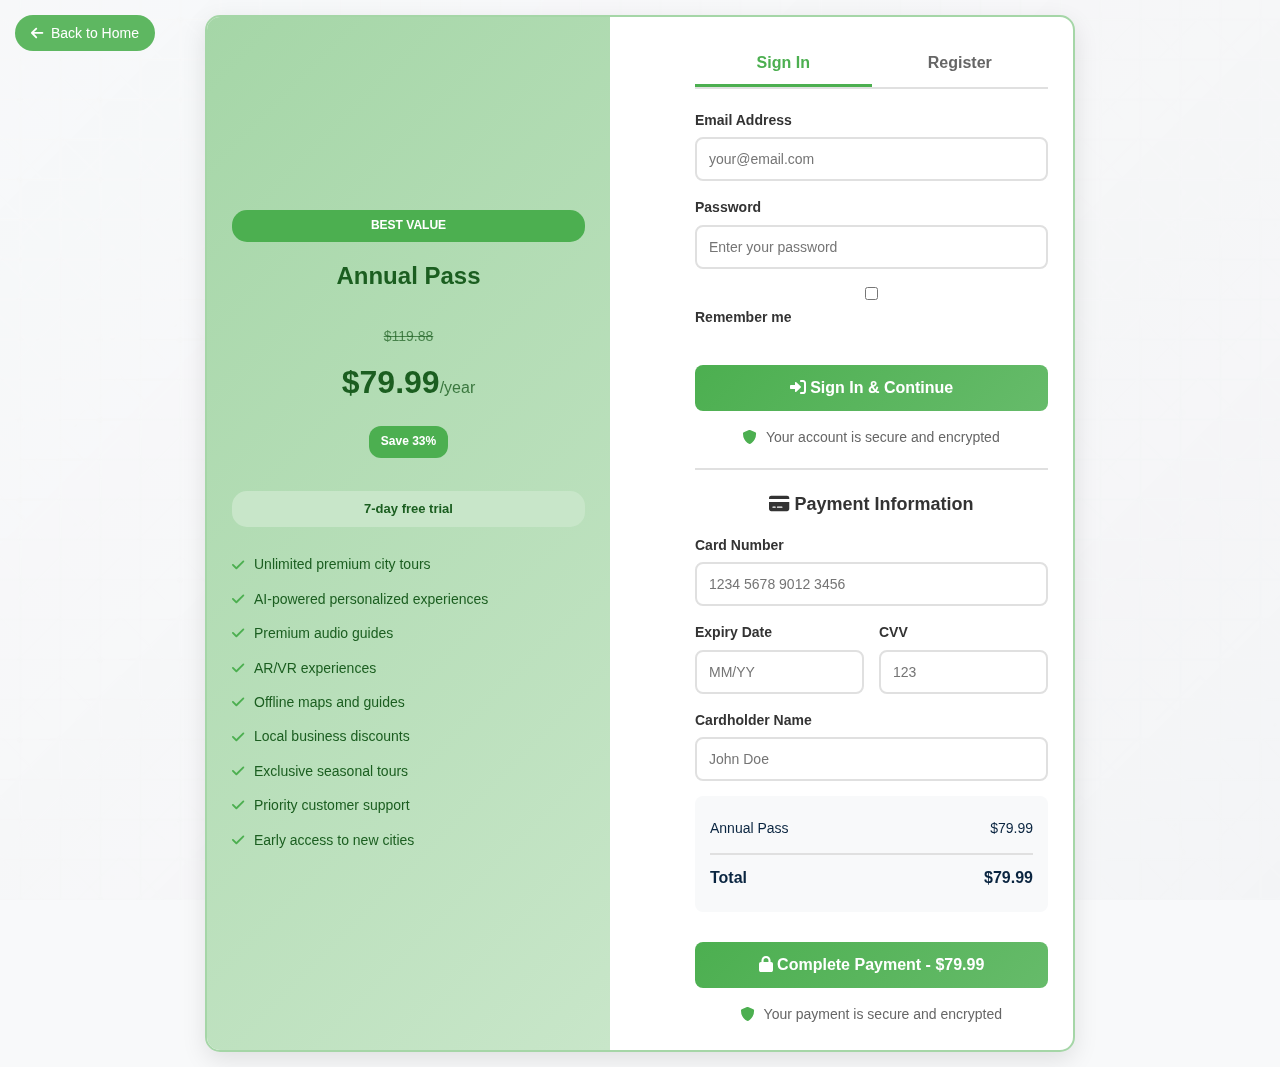
<file: annual-pass-registration.html>
<!DOCTYPE html>
<html lang="en">
<head>
    <meta charset="UTF-8">
    <meta name="viewport" content="width=device-width, initial-scale=1.0">
    <title>Annual Pass Registration - Bulgaria Local Experience</title>
    <link rel="stylesheet" href="styles.css">
    <link rel="stylesheet" href="https://cdnjs.cloudflare.com/ajax/libs/font-awesome/6.0.0/css/all.min.css">
    <style>
        body {
            background: #f8f9fa;
            min-height: 100vh;
            margin: 0;
            font-family: 'Segoe UI', Tahoma, Geneva, Verdana, sans-serif;
        }

        .registration-container {
            max-width: 900px;
            margin: 0 auto;
            padding: 15px;
            min-height: 100vh;
            display: flex;
            align-items: center;
            justify-content: center;
        }

        .registration-content {
            background: white;
            border-radius: 15px;
            box-shadow: 0 8px 25px rgba(0, 0, 0, 0.1);
            overflow: hidden;
            display: grid;
            grid-template-columns: 1fr 1fr;
            min-height: 500px;
            border: 2px solid #a5d6a7;
            align-items: stretch;
        }

        .left-section {
            background: linear-gradient(135deg, #a5d6a7 0%, #c8e6c9 100%);
            color: #1b5e20;
            padding: 25px;
            display: flex;
            flex-direction: column;
            justify-content: center;
            text-align: center;
            height: 100%;
        }

        .right-section {
            padding: 25px;
            display: flex;
            flex-direction: column;
            justify-content: center;
        }

        .pass-badge {
            background: #4caf50;
            color: white;
            padding: 6px 15px;
            border-radius: 15px;
            font-size: 12px;
            font-weight: 600;
            display: inline-block;
            margin-bottom: 15px;
        }

        .annual-pass-title {
            font-size: 24px;
            font-weight: 700;
            margin-bottom: 12px;
            color: #1b5e20;
        }

        .price-section {
            margin: 18px 0;
        }

        .original-price {
            text-decoration: line-through;
            color: rgba(27, 94, 32, 0.7);
            font-size: 14px;
        }

        .current-price {
            font-size: 32px;
            font-weight: 700;
            margin: 10px 0;
            color: #1b5e20;
        }

        .period {
            font-size: 16px;
            color: rgba(27, 94, 32, 0.8);
        }

        .savings {
            background: #4caf50;
            color: white;
            padding: 6px 12px;
            border-radius: 12px;
            font-size: 12px;
            font-weight: 600;
            display: inline-block;
            margin-top: 8px;
        }

        .trial-badge {
            background: #c8e6c9;
            color: #1b5e20;
            padding: 8px 16px;
            border-radius: 15px;
            font-size: 13px;
            font-weight: 600;
            display: inline-block;
            margin-top: 15px;
        }

        .features-list {
            list-style: none;
            padding: 0;
            margin-top: 20px;
            text-align: left;
        }

        .features-list li {
            padding: 6px 0;
            display: flex;
            align-items: center;
            font-size: 14px;
        }

        .features-list li i {
            color: #4caf50;
            margin-right: 10px;
            font-size: 14px;
        }

        .form-tabs {
            display: flex;
            margin-bottom: 20px;
            border-bottom: 2px solid #e0e0e0;
        }

        .tab-button {
            flex: 1;
            padding: 12px;
            background: none;
            border: none;
            font-size: 16px;
            font-weight: 600;
            color: #666;
            cursor: pointer;
            border-bottom: 3px solid transparent;
            transition: all 0.3s ease;
        }

        .tab-button.active {
            color: #4caf50;
            border-bottom-color: #4caf50;
        }

        .tab-content {
            display: none;
        }

        .tab-content.active {
            display: block;
        }

        .form-group {
            margin-bottom: 15px;
        }

        .form-group label {
            display: block;
            margin-bottom: 6px;
            font-weight: 600;
            color: #333;
            font-size: 14px;
        }

        .form-group input {
            width: 100%;
            padding: 12px;
            border: 2px solid #e0e0e0;
            border-radius: 8px;
            font-size: 14px;
            transition: border-color 0.3s ease;
            box-sizing: border-box;
        }

        .form-group input:focus {
            outline: none;
            border-color: #4caf50;
        }

        .form-row {
            display: flex;
            gap: 15px;
        }

        .form-row .form-group {
            flex: 1;
        }

        .payment-section {
            margin-top: 20px;
            padding-top: 20px;
            border-top: 2px solid #e0e0e0;
        }

        .payment-section h3 {
            color: #333;
            margin-bottom: 15px;
            text-align: center;
            font-size: 18px;
        }

        .payment-summary {
            background: #f8f9fa;
            padding: 15px;
            border-radius: 8px;
            margin: 15px 0;
        }

        .summary-row {
            display: flex;
            justify-content: space-between;
            padding: 6px 0;
            font-size: 14px;
        }

        .summary-row.total {
            font-weight: 700;
            font-size: 16px;
            border-top: 2px solid #e0e0e0;
            padding-top: 10px;
            margin-top: 8px;
        }

        .submit-button {
            width: 100%;
            background: linear-gradient(135deg, #4caf50 0%, #66bb6a 100%);
            color: white;
            border: none;
            padding: 14px;
            border-radius: 8px;
            font-size: 16px;
            font-weight: 600;
            cursor: pointer;
            transition: all 0.3s ease;
            margin-top: 15px;
        }

        .submit-button:hover {
            transform: translateY(-2px);
            box-shadow: 0 10px 25px rgba(76, 175, 80, 0.3);
        }

        .submit-button:disabled {
            opacity: 0.7;
            cursor: not-allowed;
            transform: none;
        }

        .security-note {
            text-align: center;
            margin-top: 15px;
            color: #666;
            font-size: 14px;
        }

        .security-note i {
            color: #4caf50;
            margin-right: 5px;
        }

        .back-button {
            position: absolute;
            top: 15px;
            left: 15px;
            background: rgba(76, 175, 80, 0.9);
            color: white;
            border: none;
            padding: 10px 16px;
            border-radius: 20px;
            font-size: 14px;
            cursor: pointer;
            transition: all 0.3s ease;
            backdrop-filter: blur(10px);
        }

        .back-button:hover {
            background: rgba(76, 175, 80, 1);
            transform: translateY(-2px);
        }

        /* Responsive Design */
        @media (max-width: 768px) {
            .registration-content {
                grid-template-columns: 1fr;
                margin: 10px;
            }
            
            .left-section, .right-section {
                padding: 20px 15px;
            }
            
            .annual-pass-title {
                font-size: 20px;
            }
            
            .current-price {
                font-size: 28px;
            }
            
            .form-row {
                flex-direction: column;
                gap: 0;
            }
        }
    </style>
</head>
<body>
    <button class="back-button" onclick="window.location.href='index.html'">
        <i class="fas fa-arrow-left"></i> Back to Home
    </button>

    <div class="registration-container">
        <div class="registration-content">
            <!-- Left Section - Annual Pass Info -->
            <div class="left-section">
                <div class="pass-badge">BEST VALUE</div>
                <h1 class="annual-pass-title">Annual Pass</h1>
                
                <div class="price-section">
                    <div class="original-price">$119.88</div>
                    <div class="current-price">$79.99<span class="period">/year</span></div>
                    <div class="savings">Save 33%</div>
                </div>
                
                <div class="trial-badge">7-day free trial</div>
                
                <ul class="features-list">
                    <li><i class="fas fa-check"></i> Unlimited premium city tours</li>
                    <li><i class="fas fa-check"></i> AI-powered personalized experiences</li>
                    <li><i class="fas fa-check"></i> Premium audio guides</li>
                    <li><i class="fas fa-check"></i> AR/VR experiences</li>
                    <li><i class="fas fa-check"></i> Offline maps and guides</li>
                    <li><i class="fas fa-check"></i> Local business discounts</li>
                    <li><i class="fas fa-check"></i> Exclusive seasonal tours</li>
                    <li><i class="fas fa-check"></i> Priority customer support</li>
                    <li><i class="fas fa-check"></i> Early access to new cities</li>
                </ul>
            </div>

            <!-- Right Section - Registration/Payment -->
            <div class="right-section">
                <div class="form-tabs">
                    <button class="tab-button active" onclick="switchTab('signin')">Sign In</button>
                    <button class="tab-button" onclick="switchTab('register')">Register</button>
                </div>

                <!-- Sign In Form -->
                <div id="signin" class="tab-content active">
                    <form id="signinForm">
                        <div class="form-group">
                            <label for="signinEmail">Email Address</label>
                            <input type="email" id="signinEmail" placeholder="your@email.com" required>
                        </div>
                        
                        <div class="form-group">
                            <label for="signinPassword">Password</label>
                            <input type="password" id="signinPassword" placeholder="Enter your password" required>
                        </div>
                        
                        <div class="form-group">
                            <label>
                                <input type="checkbox"> Remember me
                            </label>
                        </div>
                        
                        <button type="submit" class="submit-button">
                            <i class="fas fa-sign-in-alt"></i> Sign In & Continue
                        </button>
                        
                        <div class="security-note">
                            <p><i class="fas fa-shield-alt"></i> Your account is secure and encrypted</p>
                        </div>
                    </form>
                </div>

                <!-- Registration Form -->
                <div id="register" class="tab-content">
                    <form id="registerForm">
                        <div class="form-row">
                            <div class="form-group">
                                <label for="firstName">First Name</label>
                                <input type="text" id="firstName" placeholder="John" required>
                            </div>
                            <div class="form-group">
                                <label for="lastName">Last Name</label>
                                <input type="text" id="lastName" placeholder="Doe" required>
                            </div>
                        </div>
                        
                        <div class="form-group">
                            <label for="registerEmail">Email Address</label>
                            <input type="email" id="registerEmail" placeholder="john@example.com" required>
                        </div>
                        
                        <div class="form-group">
                            <label for="registerPassword">Password</label>
                            <input type="password" id="registerPassword" placeholder="Create a strong password" required>
                        </div>
                        
                        <div class="form-group">
                            <label for="confirmPassword">Confirm Password</label>
                            <input type="password" id="confirmPassword" placeholder="Confirm your password" required>
                        </div>
                        
                        <div class="form-group">
                            <label>
                                <input type="checkbox" required> I agree to the Terms of Service and Privacy Policy
                            </label>
                        </div>
                        
                        <button type="submit" class="submit-button">
                            <i class="fas fa-user-plus"></i> Create Account & Continue
                        </button>
                        
                        <div class="security-note">
                            <p><i class="fas fa-shield-alt"></i> Your account is secure and encrypted</p>
                        </div>
                    </form>
                </div>

                <!-- Payment Section -->
                <div class="payment-section">
                    <h3><i class="fas fa-credit-card"></i> Payment Information</h3>
                    
                    <form id="paymentForm">
                        <div class="form-group">
                            <label for="cardNumber">Card Number</label>
                            <input type="text" id="cardNumber" placeholder="1234 5678 9012 3456" maxlength="19" required>
                        </div>
                        
                        <div class="form-row">
                            <div class="form-group">
                                <label for="expiryDate">Expiry Date</label>
                                <input type="text" id="expiryDate" placeholder="MM/YY" maxlength="5" required>
                            </div>
                            <div class="form-group">
                                <label for="cvv">CVV</label>
                                <input type="text" id="cvv" placeholder="123" maxlength="4" required>
                            </div>
                        </div>
                        
                        <div class="form-group">
                            <label for="cardholderName">Cardholder Name</label>
                            <input type="text" id="cardholderName" placeholder="John Doe" required>
                        </div>
                        
                        <div class="payment-summary">
                            <div class="summary-row">
                                <span>Annual Pass</span>
                                <span>$79.99</span>
                            </div>
                            <div class="summary-row total">
                                <span>Total</span>
                                <span>$79.99</span>
                            </div>
                        </div>
                        
                        <button type="submit" class="submit-button">
                            <i class="fas fa-lock"></i> Complete Payment - $79.99
                        </button>
                        
                        <div class="security-note">
                            <p><i class="fas fa-shield-alt"></i> Your payment is secure and encrypted</p>
                        </div>
                    </form>
                </div>
            </div>
        </div>
    </div>

    <script>
        // Tab switching functionality
        function switchTab(tabName) {
            // Remove active class from all tabs and contents
            document.querySelectorAll('.tab-button').forEach(btn => btn.classList.remove('active'));
            document.querySelectorAll('.tab-content').forEach(content => content.classList.remove('active'));
            
            // Add active class to selected tab and content
            event.target.classList.add('active');
            document.getElementById(tabName).classList.add('active');
        }

        // Initialize form functionality
        document.addEventListener('DOMContentLoaded', function() {
            initializeForms();
        });

        function initializeForms() {
            const cardNumber = document.getElementById('cardNumber');
            const expiryDate = document.getElementById('expiryDate');
            
            // Format card number with spaces
            cardNumber.addEventListener('input', function(e) {
                let value = e.target.value.replace(/\s+/g, '').replace(/[^0-9]/gi, '');
                let formattedValue = value.match(/.{1,4}/g)?.join(' ') || value;
                if (formattedValue.length <= 19) {
                    e.target.value = formattedValue;
                }
            });
            
            // Format expiry date
            expiryDate.addEventListener('input', function(e) {
                let value = e.target.value.replace(/\D/g, '');
                if (value.length >= 2) {
                    value = value.substring(0, 2) + '/' + value.substring(2, 4);
                }
                e.target.value = value;
            });
            
            // Handle sign in form
            document.getElementById('signinForm').addEventListener('submit', function(e) {
                e.preventDefault();
                processSignIn();
            });
            
            // Handle registration form
            document.getElementById('registerForm').addEventListener('submit', function(e) {
                e.preventDefault();
                processRegistration();
            });
            
            // Handle payment form
            document.getElementById('paymentForm').addEventListener('submit', function(e) {
                e.preventDefault();
                processPayment();
            });
        }

        function processSignIn() {
            const button = document.querySelector('#signinForm .submit-button');
            const originalText = button.innerHTML;
            
            button.innerHTML = '<i class="fas fa-spinner fa-spin"></i> Signing In...';
            button.disabled = true;
            
            setTimeout(() => {
                alert('Sign in successful! 🎉\n\nYou can now complete your Annual Pass payment.');
                button.innerHTML = originalText;
                button.disabled = false;
            }, 2000);
        }

        function processRegistration() {
            const button = document.querySelector('#registerForm .submit-button');
            const originalText = button.innerHTML;
            
            button.innerHTML = '<i class="fas fa-spinner fa-spin"></i> Creating Account...';
            button.disabled = true;
            
            setTimeout(() => {
                alert('Account created successfully! 🎉\n\nYou can now complete your Annual Pass payment.');
                button.innerHTML = originalText;
                button.disabled = false;
            }, 2000);
        }

        function processPayment() {
            const button = document.querySelector('#paymentForm .submit-button');
            const originalText = button.innerHTML;
            
            button.innerHTML = '<i class="fas fa-spinner fa-spin"></i> Processing Payment...';
            button.disabled = true;
            
            setTimeout(() => {
                alert('Payment successful! 🎉\n\nYour Annual Pass has been activated!\nYou now have access to all premium features for 1 year!\n\nRedirecting to premium explore...');
                
                // Redirect to premium explore page
                window.location.href = 'premium-explore.html';
            }, 3000);
        }
    </script>
</body>
</html>
</file>
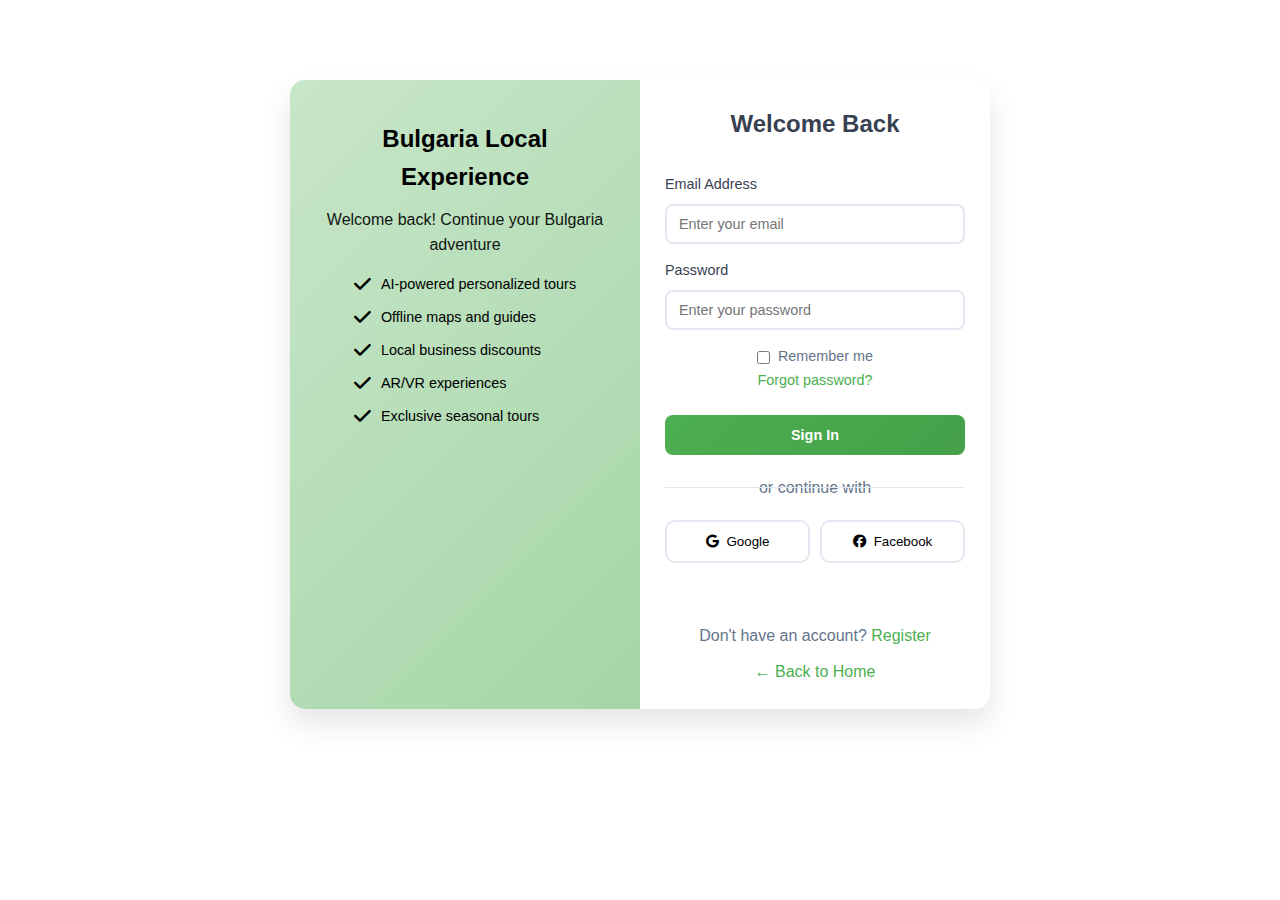
<file: register.html>
<!DOCTYPE html>
<html lang="en">
<head>
    <meta charset="UTF-8">
    <meta name="viewport" content="width=device-width, initial-scale=1.0">
    <title>Sign In - Bulgaria Local Experience</title>
    <link rel="stylesheet" href="styles.css">
    <link href="https://fonts.googleapis.com/css2?family=Inter:wght@300;400;500;600;700&display=swap" rel="stylesheet">
    <link rel="stylesheet" href="https://cdnjs.cloudflare.com/ajax/libs/font-awesome/6.4.0/css/all.min.css">
    <style>
        .register-container {
            min-height: 100vh;
            display: flex;
            align-items: flex-start;
            justify-content: center;
            background: #ffffff;
            padding: 20px;
            position: relative;
            padding-top: 80px;
        }
        
        /* Bulgarian Embroidery Background Pattern */
        .register-container::before {
            content: '';
            position: fixed;
            top: 0;
            left: 0;
            width: 100%;
            height: 100%;
            z-index: -2;
            pointer-events: none;
            background: 
                /* Base subtle gradient */
                linear-gradient(135deg, rgba(248, 249, 250, 0.8) 0%, rgba(233, 236, 239, 0.9) 100%),
                /* Bulgarian embroidery pattern using CSS */
                /* Traditional cross-stitch pattern */
                repeating-linear-gradient(
                    0deg,
                    transparent 0px,
                    transparent 19px,
                    rgba(165, 214, 167, 0.15) 20px,
                    rgba(165, 214, 167, 0.15) 21px,
                    transparent 22px,
                    transparent 39px
                ),
                repeating-linear-gradient(
                    90deg,
                    transparent 0px,
                    transparent 19px,
                    rgba(129, 199, 132, 0.12) 20px,
                    rgba(129, 199, 132, 0.12) 21px,
                    transparent 22px,
                    transparent 39px
                ),
                /* Diagonal embroidery lines */
                repeating-linear-gradient(
                    45deg,
                    transparent 0px,
                    transparent 29px,
                    rgba(201, 232, 203, 0.08) 30px,
                    rgba(201, 232, 203, 0.08) 31px,
                    transparent 32px,
                    transparent 59px
                ),
                repeating-linear-gradient(
                    -45deg,
                    transparent 0px,
                    transparent 29px,
                    rgba(165, 214, 167, 0.06) 30px,
                    rgba(165, 214, 167, 0.06) 31px,
                    transparent 32px,
                    transparent 59px
                ),
                /* Traditional Bulgarian flower motifs (simplified) */
                radial-gradient(circle at 25% 25%, rgba(165, 214, 167, 0.1) 3px, transparent 3px),
                radial-gradient(circle at 75% 25%, rgba(129, 199, 132, 0.08) 2px, transparent 2px),
                radial-gradient(circle at 25% 75%, rgba(201, 232, 203, 0.09) 2.5px, transparent 2.5px),
                radial-gradient(circle at 75% 75%, rgba(165, 214, 167, 0.07) 3.5px, transparent 3.5px),
                radial-gradient(circle at 50% 50%, rgba(129, 199, 132, 0.05) 1.5px, transparent 1.5px);
            background-size:
                100% 100%,
                40px 40px,
                40px 40px,
                60px 60px,
                60px 60px,
                80px 80px,
                100px 100px,
                90px 90px,
                110px 110px,
                120px 120px;
            opacity: 0.3;
        }
        
        .register-card {
            background: white;
            border-radius: 15px;
            box-shadow: 0 15px 30px rgba(0, 0, 0, 0.1);
            width: 100%;
            max-width: 700px;
            overflow: hidden;
            display: flex;
            min-height: 450px;
        }
        
        .register-left {
            flex: 1;
            background: linear-gradient(135deg, #c8e6c9 0%, #a5d6a7 100%);
            padding: 25px;
            display: flex;
            flex-direction: column;
            justify-content: flex-start;
            align-items: center;
            text-align: center;
            color: black;
            padding-top: 40px;
        }
        
        .register-right {
            flex: 1;
            padding: 25px;
            display: flex;
            flex-direction: column;
            justify-content: center;
        }
        
        .register-logo {
            font-size: 1.5rem;
            font-weight: 700;
            margin-bottom: 10px;
        }
        
        .register-subtitle {
            font-size: 1rem;
            opacity: 0.9;
            margin-bottom: 15px;
        }
        
        .register-features {
            list-style: none;
            padding: 0;
            margin: 0;
        }
        
        .register-features li {
            margin-bottom: 10px;
            display: flex;
            align-items: center;
            font-size: 0.9rem;
        }
        
        .register-features i {
            margin-right: 10px;
            font-size: 1.2rem;
        }
        
        .form-content {
            display: block;
        }
        
        .form-group {
            margin-bottom: 15px;
        }
        
        .form-label {
            display: block;
            margin-bottom: 8px;
            font-weight: 500;
            color: #374151;
        }
        
        .form-input {
            width: 100%;
            padding: 10px 12px;
            border: 2px solid #e2e8f0;
            border-radius: 8px;
            font-size: 0.9rem;
            transition: all 0.3s ease;
            box-sizing: border-box;
        }
        
        .form-input:focus {
            outline: none;
            border-color: #4caf50;
            box-shadow: 0 0 0 3px rgba(76, 175, 80, 0.1);
        }
        
        .form-input.error {
            border-color: #ef4444;
        }
        
        .error-message {
            color: #ef4444;
            font-size: 0.875rem;
            margin-top: 5px;
        }
        
        .form-button {
            width: 100%;
            padding: 12px;
            background: linear-gradient(135deg, #4caf50 0%, #45a049 100%);
            color: white;
            border: none;
            border-radius: 8px;
            font-size: 0.9rem;
            font-weight: 600;
            cursor: pointer;
            transition: all 0.3s ease;
            margin-top: 8px;
        }
        
        .form-button:hover {
            background: linear-gradient(135deg, #45a049 0%, #3d8b40 100%);
            transform: translateY(-2px);
            box-shadow: 0 4px 12px rgba(76, 175, 80, 0.3);
        }
        
        .form-button:disabled {
            background: #9ca3af;
            cursor: not-allowed;
            transform: none;
            box-shadow: none;
        }
        
        .divider {
            text-align: center;
            margin: 20px 0;
            position: relative;
            color: #64748b;
        }
        
        .divider::before {
            content: '';
            position: absolute;
            top: 50%;
            left: 0;
            right: 0;
            height: 1px;
            background: #e2e8f0;
        }
        
        .divider span {
            background: white;
            padding: 0 15px;
        }
        
        .social-buttons {
            display: flex;
            gap: 10px;
            margin-bottom: 20px;
        }
        
        .social-button {
            flex: 1;
            padding: 12px;
            border: 2px solid #e2e8f0;
            border-radius: 10px;
            background: white;
            cursor: pointer;
            transition: all 0.3s ease;
            display: flex;
            align-items: center;
            justify-content: center;
            gap: 8px;
            font-weight: 500;
        }
        
        .social-button:hover {
            border-color: #4caf50;
            color: #4caf50;
        }
        
        .back-link {
            text-align: center;
            margin-top: 20px;
        }
        
        .back-link a {
            color: #4caf50;
            text-decoration: none;
            font-weight: 500;
        }
        
        .back-link a:hover {
            text-decoration: underline;
        }
        
        .success-message {
            background: #d1fae5;
            color: #065f46;
            padding: 15px;
            border-radius: 10px;
            margin-bottom: 20px;
            border: 1px solid #a7f3d0;
        }
        
        .loading {
            display: none;
            text-align: center;
            margin-top: 10px;
        }
        
        .loading.show {
            display: block;
        }
        
        .spinner {
            border: 3px solid #f3f4f6;
            border-top: 3px solid #4caf50;
            border-radius: 50%;
            width: 20px;
            height: 20px;
            animation: spin 1s linear infinite;
            margin: 0 auto;
        }
        
        @keyframes spin {
            0% { transform: rotate(0deg); }
            100% { transform: rotate(360deg); }
        }
        
        @media (max-width: 768px) {
            .register-card {
                flex-direction: column;
                max-width: 400px;
            }
            
            .register-left {
                padding: 30px 20px;
            }
            
            .register-right {
                padding: 30px 20px;
            }
            
            .register-logo {
                font-size: 1.5rem;
            }
        }
    </style>
</head>
<body>
    <div class="register-container">
        <div class="register-card">
            <div class="register-left">
                <div class="register-logo">Bulgaria Local Experience</div>
                <div class="register-subtitle">Welcome back! Continue your Bulgaria adventure</div>
                <ul class="register-features">
                    <li><i class="fas fa-check"></i> AI-powered personalized tours</li>
                    <li><i class="fas fa-check"></i> Offline maps and guides</li>
                    <li><i class="fas fa-check"></i> Local business discounts</li>
                    <li><i class="fas fa-check"></i> AR/VR experiences</li>
                    <li><i class="fas fa-check"></i> Exclusive seasonal tours</li>
                </ul>
            </div>
            
            <div class="register-right">
                <!-- Login Form -->
                <div id="login-form" class="form-content active">
                    <h2 style="text-align: center; margin-bottom: 30px; color: #374151;">Welcome Back</h2>
                    <form onsubmit="handleLogin(event)">
                        <div class="form-group">
                            <label class="form-label" for="login-email">Email Address</label>
                            <input type="email" id="login-email" class="form-input" required placeholder="Enter your email">
                        </div>
                        
                        <div class="form-group">
                            <label class="form-label" for="login-password">Password</label>
                            <input type="password" id="login-password" class="form-input" required placeholder="Enter your password">
                        </div>
                        
                        <div class="form-group" style="display: flex; justify-content: space-between; align-items: center;">
                            <label style="display: flex; align-items: center; font-size: 0.9rem; color: #64748b;">
                                <input type="checkbox" style="margin-right: 8px;"> Remember me
                            </label>
                            <a href="#" style="color: #4caf50; text-decoration: none; font-size: 0.9rem;">Forgot password?</a>
                        </div>
                        
                        <button type="submit" class="form-button">Sign In</button>
                        
                        <div class="loading" id="login-loading">
                            <div class="spinner"></div>
                        </div>
                    </form>
                </div>
                
                <div class="divider">
                    <span>or continue with</span>
                </div>
                
                <div class="social-buttons">
                    <button class="social-button" onclick="signInWithGoogle()">
                        <i class="fab fa-google"></i>
                        Google
                    </button>
                    <button class="social-button" onclick="signInWithFacebook()">
                        <i class="fab fa-facebook"></i>
                        Facebook
                    </button>
                </div>
                
                <div class="back-link">
                    <p style="text-align: center; margin: 20px 0 10px 0; color: #64748b;">
                        Don't have an account? <a href="signup.html" style="color: #4caf50; text-decoration: none; font-weight: 500;">Register</a>
                    </p>
                    <a href="index.html">← Back to Home</a>
                </div>
            </div>
        </div>
    </div>

    <script>
        function handleLogin(event) {
            event.preventDefault();
            
            const email = document.getElementById('login-email').value;
            const password = document.getElementById('login-password').value;
            
            // Clear previous errors
            clearErrors();
            
            // Basic validation
            if (!email || !password) {
                showError('login-email', 'Please fill in all fields');
                return;
            }
            
            // Show loading
            showLoading('login-loading');
            
            // Simulate API call
            setTimeout(() => {
                hideLoading('login-loading');
                showSuccess('Welcome back! Redirecting to premium explore...');
                
                // Redirect to premium explore after 2 seconds
                setTimeout(() => {
                    window.location.href = 'premium-explore.html';
                }, 2000);
            }, 2000);
        }
        
        function signInWithGoogle() {
            alert('Google Sign-In would be implemented here');
        }
        
        function signInWithFacebook() {
            alert('Facebook Sign-In would be implemented here');
        }
        
        function showError(fieldId, message) {
            const field = document.getElementById(fieldId);
            field.classList.add('error');
            
            const errorDiv = document.createElement('div');
            errorDiv.className = 'error-message';
            errorDiv.textContent = message;
            field.parentNode.appendChild(errorDiv);
        }
        
        function clearErrors() {
            document.querySelectorAll('.form-input').forEach(input => input.classList.remove('error'));
            document.querySelectorAll('.error-message').forEach(error => error.remove());
            document.querySelectorAll('.success-message').forEach(success => success.remove());
        }
        
        function showLoading(loadingId) {
            document.getElementById(loadingId).classList.add('show');
        }
        
        function hideLoading(loadingId) {
            document.getElementById(loadingId).classList.remove('show');
        }
        
        function showSuccess(message) {
            const successDiv = document.createElement('div');
            successDiv.className = 'success-message';
            successDiv.innerHTML = `<i class="fas fa-check-circle"></i> ${message}`;
            
            const form = document.querySelector('.form-content.active form');
            form.insertBefore(successDiv, form.firstChild);
        }
        
        // Check if user came from premium plan
        document.addEventListener('DOMContentLoaded', function() {
            const urlParams = new URLSearchParams(window.location.search);
            const plan = urlParams.get('plan');
            
            if (plan === 'premium') {
                // Highlight premium features
                document.querySelector('.register-subtitle').textContent = 'Unlock premium features and start your personalized Bulgaria journey';
            }
        });
    </script>
</body>
</html>
</file>
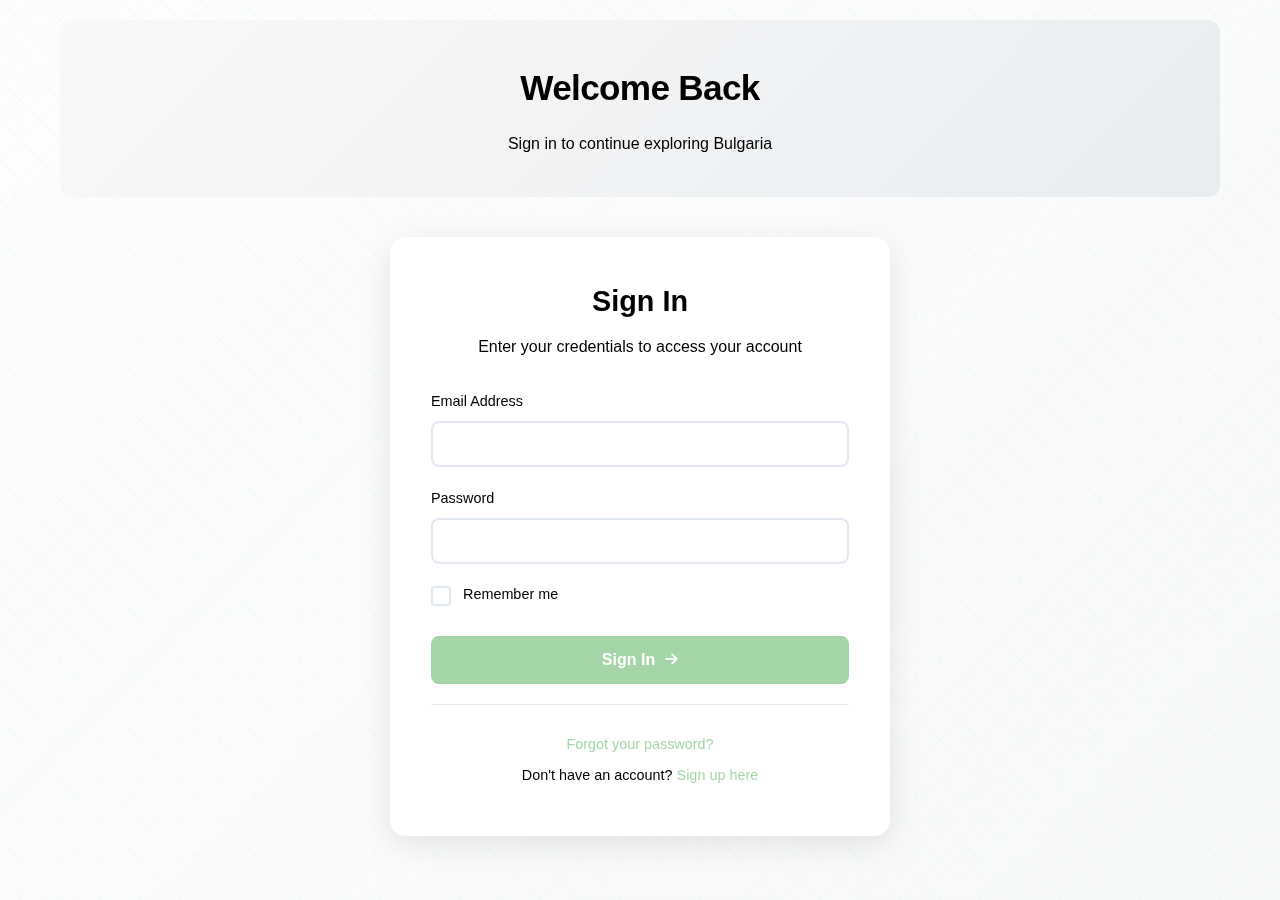
<file: signin.html>
<!DOCTYPE html>
<html lang="en">
<head>
    <meta charset="UTF-8">
    <meta name="viewport" content="width=device-width, initial-scale=1.0">
    <title>Sign In - Bulgaria Local Experiences</title>
    <link rel="stylesheet" href="styles.css">
    <link href="https://fonts.googleapis.com/css2?family=Inter:wght@300;400;500;600;700&display=swap" rel="stylesheet">
    <link rel="stylesheet" href="https://cdnjs.cloudflare.com/ajax/libs/font-awesome/6.4.0/css/all.min.css">
</head>
<body>
    <!-- Bulgarian Embroidery Background -->
    <div class="subtle-background" id="subtleBackground"></div>

    <div class="container">
        <!-- Sign In Header -->
        <header class="signin-header">
            <div class="signin-header-content">
                <h1 class="signin-title">Welcome Back</h1>
                <p class="signin-subtitle">Sign in to continue exploring Bulgaria</p>
            </div>
        </header>

        <!-- Sign In Form Section -->
        <section class="signin-section">
            <div class="signin-content">
                <div class="signin-form-container">
                    <div class="signin-form-header">
                        <h2 class="form-title">Sign In</h2>
                        <p class="form-subtitle">Enter your credentials to access your account</p>
                    </div>

                    <form class="signin-form" id="signinForm">
                        <div class="form-group">
                            <label for="email" class="form-label">Email Address</label>
                            <input type="email" id="email" name="email" class="form-input" required>
                        </div>

                        <div class="form-group">
                            <label for="password" class="form-label">Password</label>
                            <input type="password" id="password" name="password" class="form-input" required>
                        </div>

                        <div class="form-group checkbox-group">
                            <label class="checkbox-label">
                                <input type="checkbox" id="rememberMe" name="rememberMe">
                                <span class="checkmark"></span>
                                Remember me
                            </label>
                        </div>

                        <button type="submit" class="signin-button">
                            <span>Sign In</span>
                            <i class="fas fa-arrow-right"></i>
                        </button>
                    </form>

                    <div class="signin-links">
                        <p><a href="#" class="link">Forgot your password?</a></p>
                        <p>Don't have an account? <a href="register.html" class="link">Sign up here</a></p>
                    </div>
                </div>
            </div>
        </section>
    </div>

    <script src="script.js"></script>
    <script>
        // Sign in form handling
        document.getElementById('signinForm').addEventListener('submit', function(e) {
            e.preventDefault();
            
            const formData = new FormData(this);
            const userData = {
                email: formData.get('email'),
                password: formData.get('password'),
                rememberMe: formData.get('rememberMe')
            };

            // Basic validation
            if (!userData.email || !userData.password) {
                alert('Please fill in all fields');
                return;
            }

            // For demo purposes, accept any email/password combination
            // In a real app, this would validate against a database
            if (userData.email && userData.password) {
                // Store user data
                localStorage.setItem('userEmail', userData.email);
                localStorage.setItem('isSignedIn', 'true');
                
                // Redirect to explore page
                window.location.href = 'explore.html';
            }
        });

        // Auto-fill email if available
        window.addEventListener('load', function() {
            const storedEmail = localStorage.getItem('userEmail');
            if (storedEmail) {
                document.getElementById('email').value = storedEmail;
            }
        });
    </script>
</body>
</html>
</file>
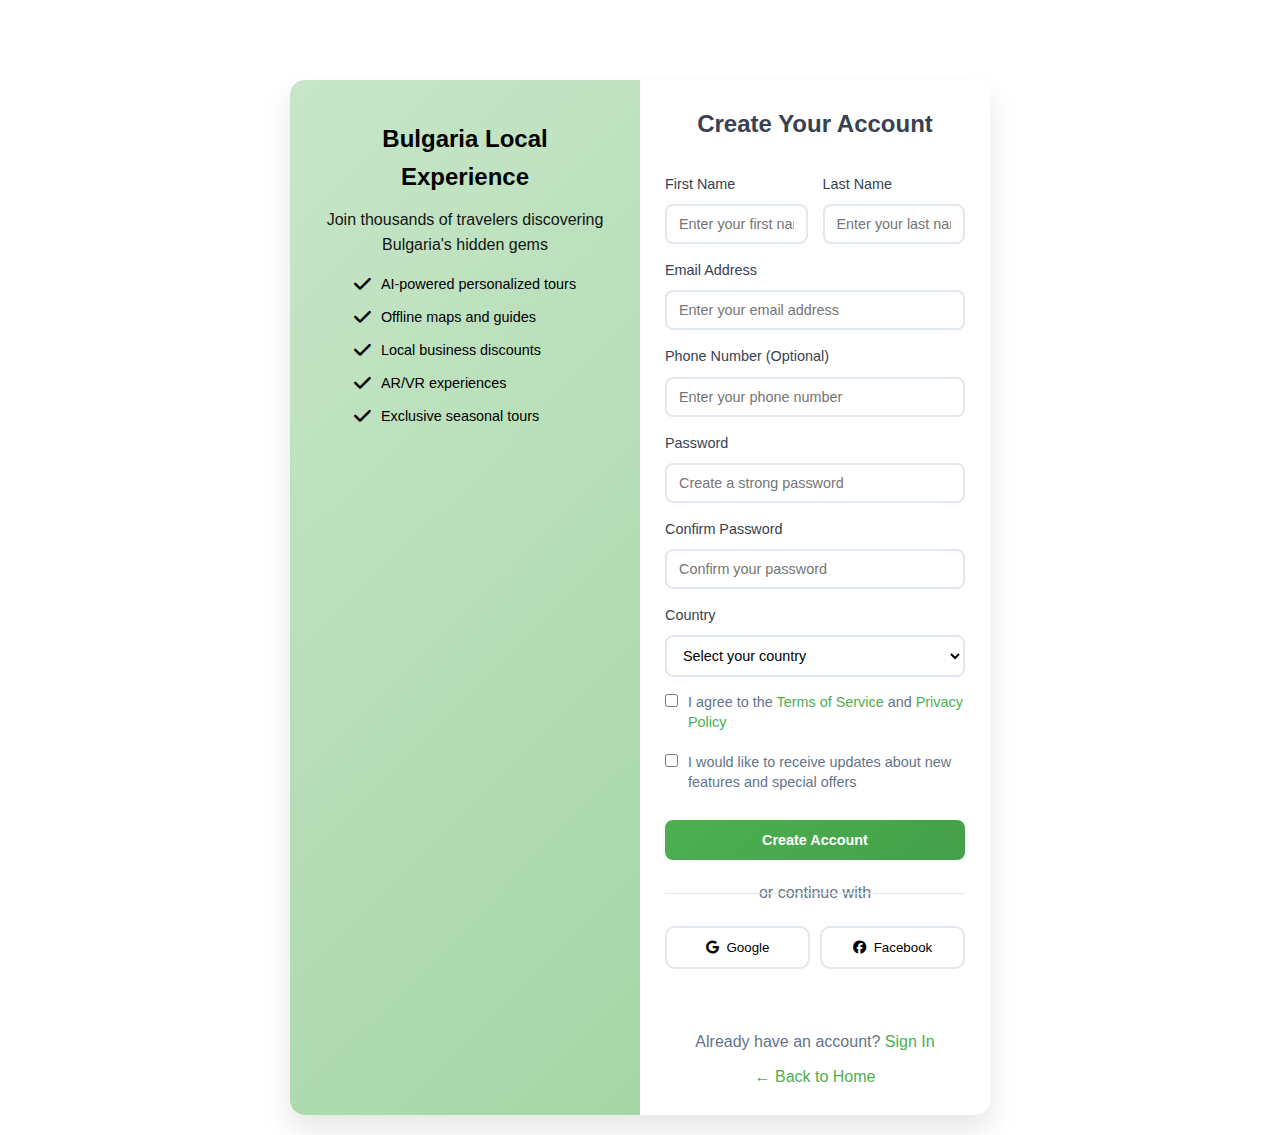
<file: signup.html>
<!DOCTYPE html>
<html lang="en">
<head>
    <meta charset="UTF-8">
    <meta name="viewport" content="width=device-width, initial-scale=1.0">
    <title>Register - Bulgaria Local Experience</title>
    <link rel="stylesheet" href="styles.css">
    <link href="https://fonts.googleapis.com/css2?family=Inter:wght@300;400;500;600;700&display=swap" rel="stylesheet">
    <link rel="stylesheet" href="https://cdnjs.cloudflare.com/ajax/libs/font-awesome/6.4.0/css/all.min.css">
    <style>
        .register-container {
            min-height: 100vh;
            display: flex;
            align-items: flex-start;
            justify-content: center;
            background: #ffffff;
            padding: 20px;
            position: relative;
            padding-top: 80px;
        }
        
        /* Bulgarian Embroidery Background Pattern */
        .register-container::before {
            content: '';
            position: fixed;
            top: 0;
            left: 0;
            width: 100%;
            height: 100%;
            z-index: -2;
            pointer-events: none;
            background: 
                /* Base subtle gradient */
                linear-gradient(135deg, rgba(248, 249, 250, 0.8) 0%, rgba(233, 236, 239, 0.9) 100%),
                /* Bulgarian embroidery pattern using CSS */
                /* Traditional cross-stitch pattern */
                repeating-linear-gradient(
                    0deg,
                    transparent 0px,
                    transparent 19px,
                    rgba(165, 214, 167, 0.15) 20px,
                    rgba(165, 214, 167, 0.15) 21px,
                    transparent 22px,
                    transparent 39px
                ),
                repeating-linear-gradient(
                    90deg,
                    transparent 0px,
                    transparent 19px,
                    rgba(129, 199, 132, 0.12) 20px,
                    rgba(129, 199, 132, 0.12) 21px,
                    transparent 22px,
                    transparent 39px
                ),
                /* Diagonal embroidery lines */
                repeating-linear-gradient(
                    45deg,
                    transparent 0px,
                    transparent 29px,
                    rgba(201, 232, 203, 0.08) 30px,
                    rgba(201, 232, 203, 0.08) 31px,
                    transparent 32px,
                    transparent 59px
                ),
                repeating-linear-gradient(
                    -45deg,
                    transparent 0px,
                    transparent 29px,
                    rgba(165, 214, 167, 0.06) 30px,
                    rgba(165, 214, 167, 0.06) 31px,
                    transparent 32px,
                    transparent 59px
                ),
                /* Traditional Bulgarian flower motifs (simplified) */
                radial-gradient(circle at 25% 25%, rgba(165, 214, 167, 0.1) 3px, transparent 3px),
                radial-gradient(circle at 75% 25%, rgba(129, 199, 132, 0.08) 2px, transparent 2px),
                radial-gradient(circle at 25% 75%, rgba(201, 232, 203, 0.09) 2.5px, transparent 2.5px),
                radial-gradient(circle at 75% 75%, rgba(165, 214, 167, 0.07) 3.5px, transparent 3.5px),
                radial-gradient(circle at 50% 50%, rgba(129, 199, 132, 0.05) 1.5px, transparent 1.5px);
            background-size:
                100% 100%,
                40px 40px,
                40px 40px,
                60px 60px,
                60px 60px,
                80px 80px,
                100px 100px,
                90px 90px,
                110px 110px,
                120px 120px;
            opacity: 0.3;
        }
        
        .register-card {
            background: white;
            border-radius: 15px;
            box-shadow: 0 15px 30px rgba(0, 0, 0, 0.1);
            width: 100%;
            max-width: 700px;
            overflow: hidden;
            display: flex;
            min-height: 450px;
        }
        
        .register-left {
            flex: 1;
            background: linear-gradient(135deg, #c8e6c9 0%, #a5d6a7 100%);
            padding: 25px;
            display: flex;
            flex-direction: column;
            justify-content: flex-start;
            align-items: center;
            text-align: center;
            color: black;
            padding-top: 40px;
        }
        
        .register-right {
            flex: 1;
            padding: 25px;
            display: flex;
            flex-direction: column;
            justify-content: center;
        }
        
        .register-logo {
            font-size: 1.5rem;
            font-weight: 700;
            margin-bottom: 10px;
        }
        
        .register-subtitle {
            font-size: 1rem;
            opacity: 0.9;
            margin-bottom: 15px;
        }
        
        .register-features {
            list-style: none;
            padding: 0;
            margin: 0;
        }
        
        .register-features li {
            margin-bottom: 10px;
            display: flex;
            align-items: center;
            font-size: 0.9rem;
        }
        
        .register-features i {
            margin-right: 10px;
            font-size: 1.2rem;
        }
        
        .form-content {
            display: block;
        }
        
        .form-group {
            margin-bottom: 15px;
        }
        
        .form-row {
            display: flex;
            gap: 15px;
        }
        
        .form-row .form-group {
            flex: 1;
        }
        
        .form-label {
            display: block;
            margin-bottom: 8px;
            font-weight: 500;
            color: #374151;
        }
        
        .form-input {
            width: 100%;
            padding: 10px 12px;
            border: 2px solid #e2e8f0;
            border-radius: 8px;
            font-size: 0.9rem;
            transition: all 0.3s ease;
            box-sizing: border-box;
        }
        
        .form-input:focus {
            outline: none;
            border-color: #4caf50;
            box-shadow: 0 0 0 3px rgba(76, 175, 80, 0.1);
        }
        
        .form-input.error {
            border-color: #ef4444;
        }
        
        .error-message {
            color: #ef4444;
            font-size: 0.875rem;
            margin-top: 5px;
        }
        
        .form-button {
            width: 100%;
            padding: 12px;
            background: linear-gradient(135deg, #4caf50 0%, #45a049 100%);
            color: white;
            border: none;
            border-radius: 8px;
            font-size: 0.9rem;
            font-weight: 600;
            cursor: pointer;
            transition: all 0.3s ease;
            margin-top: 8px;
        }
        
        .form-button:hover {
            background: linear-gradient(135deg, #45a049 0%, #3d8b40 100%);
            transform: translateY(-2px);
            box-shadow: 0 4px 12px rgba(76, 175, 80, 0.3);
        }
        
        .form-button:disabled {
            background: #9ca3af;
            cursor: not-allowed;
            transform: none;
            box-shadow: none;
        }
        
        .divider {
            text-align: center;
            margin: 20px 0;
            position: relative;
            color: #64748b;
        }
        
        .divider::before {
            content: '';
            position: absolute;
            top: 50%;
            left: 0;
            right: 0;
            height: 1px;
            background: #e2e8f0;
        }
        
        .divider span {
            background: white;
            padding: 0 15px;
        }
        
        .social-buttons {
            display: flex;
            gap: 10px;
            margin-bottom: 20px;
        }
        
        .social-button {
            flex: 1;
            padding: 12px;
            border: 2px solid #e2e8f0;
            border-radius: 10px;
            background: white;
            cursor: pointer;
            transition: all 0.3s ease;
            display: flex;
            align-items: center;
            justify-content: center;
            gap: 8px;
            font-weight: 500;
        }
        
        .social-button:hover {
            border-color: #4caf50;
            color: #4caf50;
        }
        
        .back-link {
            text-align: center;
            margin-top: 20px;
        }
        
        .back-link a {
            color: #4caf50;
            text-decoration: none;
            font-weight: 500;
        }
        
        .back-link a:hover {
            text-decoration: underline;
        }
        
        .success-message {
            background: #d1fae5;
            color: #065f46;
            padding: 15px;
            border-radius: 10px;
            margin-bottom: 20px;
            border: 1px solid #a7f3d0;
        }
        
        .loading {
            display: none;
            text-align: center;
            margin-top: 10px;
        }
        
        .loading.show {
            display: block;
        }
        
        .spinner {
            border: 3px solid #f3f4f6;
            border-top: 3px solid #4caf50;
            border-radius: 50%;
            width: 20px;
            height: 20px;
            animation: spin 1s linear infinite;
            margin: 0 auto;
        }
        
        @keyframes spin {
            0% { transform: rotate(0deg); }
            100% { transform: rotate(360deg); }
        }
        
        .terms-checkbox {
            display: flex;
            align-items: flex-start;
            gap: 10px;
            margin-bottom: 20px;
        }
        
        .terms-checkbox input[type="checkbox"] {
            margin-top: 2px;
        }
        
        .terms-text {
            font-size: 0.9rem;
            color: #64748b;
            line-height: 1.4;
        }
        
        .terms-text a {
            color: #4caf50;
            text-decoration: none;
        }
        
        .terms-text a:hover {
            text-decoration: underline;
        }
        
        @media (max-width: 768px) {
            .register-card {
                flex-direction: column;
                max-width: 400px;
            }
            
            .register-left {
                padding: 30px 20px;
            }
            
            .register-right {
                padding: 30px 20px;
            }
            
            .register-logo {
                font-size: 1.5rem;
            }
            
            .form-row {
                flex-direction: column;
                gap: 0;
            }
        }
    </style>
</head>
<body>
    <div class="register-container">
        <div class="register-card">
            <div class="register-left">
                <div class="register-logo">Bulgaria Local Experience</div>
                <div class="register-subtitle">Join thousands of travelers discovering Bulgaria's hidden gems</div>
                <ul class="register-features">
                    <li><i class="fas fa-check"></i> AI-powered personalized tours</li>
                    <li><i class="fas fa-check"></i> Offline maps and guides</li>
                    <li><i class="fas fa-check"></i> Local business discounts</li>
                    <li><i class="fas fa-check"></i> AR/VR experiences</li>
                    <li><i class="fas fa-check"></i> Exclusive seasonal tours</li>
                </ul>
            </div>
            
            <div class="register-right">
                <!-- Registration Form -->
                <div id="register-form" class="form-content active">
                    <h2 style="text-align: center; margin-bottom: 30px; color: #374151;">Create Your Account</h2>
                    <form onsubmit="handleRegistration(event)">
                        <div class="form-row">
                            <div class="form-group">
                                <label class="form-label" for="first-name">First Name</label>
                                <input type="text" id="first-name" class="form-input" required placeholder="Enter your first name">
                            </div>
                            
                            <div class="form-group">
                                <label class="form-label" for="last-name">Last Name</label>
                                <input type="text" id="last-name" class="form-input" required placeholder="Enter your last name">
                            </div>
                        </div>
                        
                        <div class="form-group">
                            <label class="form-label" for="email">Email Address</label>
                            <input type="email" id="email" class="form-input" required placeholder="Enter your email address">
                        </div>
                        
                        <div class="form-group">
                            <label class="form-label" for="phone">Phone Number (Optional)</label>
                            <input type="tel" id="phone" class="form-input" placeholder="Enter your phone number">
                        </div>
                        
                        <div class="form-group">
                            <label class="form-label" for="password">Password</label>
                            <input type="password" id="password" class="form-input" required placeholder="Create a strong password" minlength="8">
                        </div>
                        
                        <div class="form-group">
                            <label class="form-label" for="confirm-password">Confirm Password</label>
                            <input type="password" id="confirm-password" class="form-input" required placeholder="Confirm your password">
                        </div>
                        
                        <div class="form-group">
                            <label class="form-label" for="country">Country</label>
                            <select id="country" class="form-input" required>
                                <option value="">Select your country</option>
                                <option value="BG">Bulgaria</option>
                                <option value="US">United States</option>
                                <option value="UK">United Kingdom</option>
                                <option value="DE">Germany</option>
                                <option value="FR">France</option>
                                <option value="IT">Italy</option>
                                <option value="ES">Spain</option>
                                <option value="NL">Netherlands</option>
                                <option value="AT">Austria</option>
                                <option value="CH">Switzerland</option>
                                <option value="other">Other</option>
                            </select>
                        </div>
                        
                        <div class="terms-checkbox">
                            <input type="checkbox" id="terms" required>
                            <label for="terms" class="terms-text">
                                I agree to the <a href="#" onclick="showTerms()">Terms of Service</a> and <a href="#" onclick="showPrivacy()">Privacy Policy</a>
                            </label>
                        </div>
                        
                        <div class="terms-checkbox">
                            <input type="checkbox" id="newsletter">
                            <label for="newsletter" class="terms-text">
                                I would like to receive updates about new features and special offers
                            </label>
                        </div>
                        
                        <button type="submit" class="form-button">Create Account</button>
                        
                        <div class="loading" id="register-loading">
                            <div class="spinner"></div>
                        </div>
                    </form>
                </div>
                
                <div class="divider">
                    <span>or continue with</span>
                </div>
                
                <div class="social-buttons">
                    <button class="social-button" onclick="signUpWithGoogle()">
                        <i class="fab fa-google"></i>
                        Google
                    </button>
                    <button class="social-button" onclick="signUpWithFacebook()">
                        <i class="fab fa-facebook"></i>
                        Facebook
                    </button>
                </div>
                
                <div class="back-link">
                    <p style="text-align: center; margin: 20px 0 10px 0; color: #64748b;">
                        Already have an account? <a href="register.html" style="color: #4caf50; text-decoration: none; font-weight: 500;">Sign In</a>
                    </p>
                    <a href="index.html">← Back to Home</a>
                </div>
            </div>
        </div>
    </div>

    <script>
        function handleRegistration(event) {
            event.preventDefault();
            
            const firstName = document.getElementById('first-name').value;
            const lastName = document.getElementById('last-name').value;
            const email = document.getElementById('email').value;
            const phone = document.getElementById('phone').value;
            const password = document.getElementById('password').value;
            const confirmPassword = document.getElementById('confirm-password').value;
            const country = document.getElementById('country').value;
            const terms = document.getElementById('terms').checked;
            
            // Clear previous errors
            clearErrors();
            
            // Validate form
            let hasErrors = false;
            
            if (password !== confirmPassword) {
                showError('confirm-password', 'Passwords do not match');
                hasErrors = true;
            }
            
            if (password.length < 8) {
                showError('password', 'Password must be at least 8 characters');
                hasErrors = true;
            }
            
            if (!terms) {
                showError('terms', 'You must agree to the Terms of Service and Privacy Policy');
                hasErrors = true;
            }
            
            if (hasErrors) return;
            
            // Show loading
            showLoading('register-loading');
            
            // Simulate API call
            setTimeout(() => {
                hideLoading('register-loading');
                showSuccess('Account created successfully! Welcome to Bulgaria Local Experience!');
                
                // Redirect to premium explore after 3 seconds
                setTimeout(() => {
                    window.location.href = 'premium-explore.html';
                }, 3000);
            }, 2000);
        }
        
        function signUpWithGoogle() {
            alert('Google Sign-Up would be implemented here');
        }
        
        function signUpWithFacebook() {
            alert('Facebook Sign-Up would be implemented here');
        }
        
        function showTerms() {
            alert('Terms of Service would be displayed here');
        }
        
        function showPrivacy() {
            alert('Privacy Policy would be displayed here');
        }
        
        function showError(fieldId, message) {
            const field = document.getElementById(fieldId);
            if (field) {
                field.classList.add('error');
            }
            
            const errorDiv = document.createElement('div');
            errorDiv.className = 'error-message';
            errorDiv.textContent = message;
            
            if (field) {
                field.parentNode.appendChild(errorDiv);
            } else {
                // For checkbox errors, add to the form
                const form = document.querySelector('form');
                form.insertBefore(errorDiv, form.firstChild);
            }
        }
        
        function clearErrors() {
            document.querySelectorAll('.form-input').forEach(input => input.classList.remove('error'));
            document.querySelectorAll('.error-message').forEach(error => error.remove());
            document.querySelectorAll('.success-message').forEach(success => success.remove());
        }
        
        function showLoading(loadingId) {
            document.getElementById(loadingId).classList.add('show');
        }
        
        function hideLoading(loadingId) {
            document.getElementById(loadingId).classList.remove('show');
        }
        
        function showSuccess(message) {
            const successDiv = document.createElement('div');
            successDiv.className = 'success-message';
            successDiv.innerHTML = `<i class="fas fa-check-circle"></i> ${message}`;
            
            const form = document.querySelector('form');
            form.insertBefore(successDiv, form.firstChild);
        }
        
        // Check if user came from premium plan
        document.addEventListener('DOMContentLoaded', function() {
            const urlParams = new URLSearchParams(window.location.search);
            const plan = urlParams.get('plan');
            
            if (plan === 'premium') {
                document.querySelector('.register-subtitle').textContent = 'Unlock premium features and start your personalized Bulgaria journey';
            } else if (plan === 'annual') {
                document.querySelector('.register-subtitle').textContent = 'Get the best value with our annual pass - save 33%!';
            }
        });
    </script>
</body>
</html>
</file>
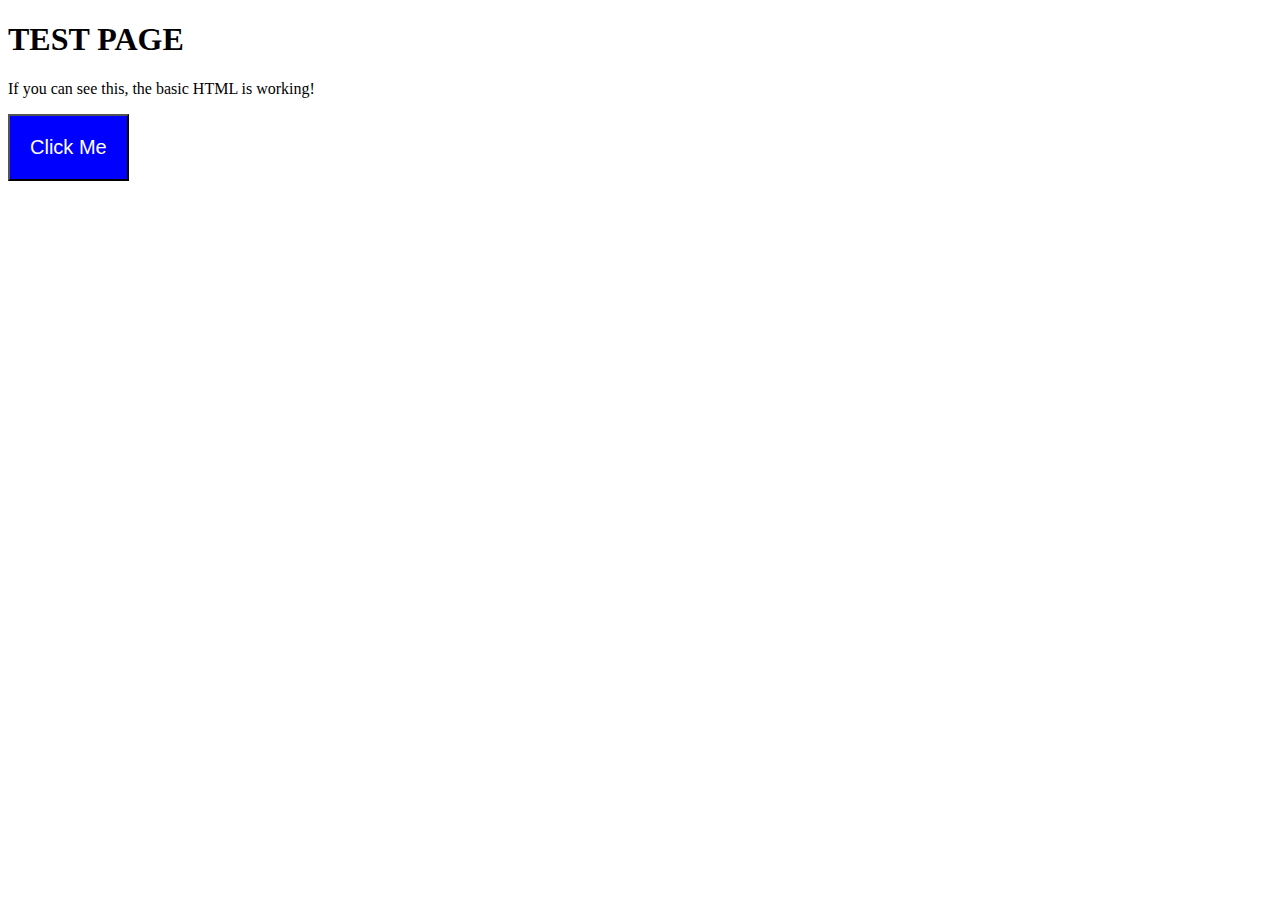
<file: test.html>
<!DOCTYPE html>
<html lang="en">
<head>
    <meta charset="UTF-8">
    <meta name="viewport" content="width=device-width, initial-scale=1.0">
    <title>Test Page</title>
</head>
<body>
    <h1>TEST PAGE</h1>
    <p>If you can see this, the basic HTML is working!</p>
    
    <button onclick="showTest()" style="background: blue; color: white; padding: 20px; font-size: 20px;">Click Me</button>
    
    <div id="testDiv" style="display: none; background: red; color: white; padding: 50px; font-size: 30px;">
        <h2>SUCCESS! JavaScript is working!</h2>
        <p>This red box appeared because JavaScript worked!</p>
        <button onclick="hideTest()" style="background: white; color: black; padding: 10px;">Hide</button>
    </div>

    <script>
        function showTest() {
            alert('Button clicked!');
            document.getElementById('testDiv').style.display = 'block';
        }
        
        function hideTest() {
            document.getElementById('testDiv').style.display = 'none';
        }
    </script>
</body>
</html>
</file>
<file: styles.css>
* {
    margin: 0;
    padding: 0;
    box-sizing: border-box;
}

body {
    font-family: -apple-system, BlinkMacSystemFont, 'Segoe UI', Roboto, 'Helvetica Neue', Arial, sans-serif;
    background: #ffffff;
    min-height: 100vh;
    color: #0a2540;
    line-height: 1.6;
    position: relative;
}

/* Bulgarian Embroidery Background Pattern */
body::before {
    content: '';
    position: fixed;
    top: 0;
    left: 0;
    width: 100%;
    height: 100%;
    z-index: -2;
    pointer-events: none;
    background: 
        /* Base subtle gradient */
        linear-gradient(135deg, rgba(248, 249, 250, 0.8) 0%, rgba(233, 236, 239, 0.9) 100%),
        /* Bulgarian embroidery pattern using CSS */
        /* Traditional cross-stitch pattern */
        repeating-linear-gradient(
            0deg,
            transparent 0px,
            transparent 19px,
            rgba(165, 214, 167, 0.15) 20px,
            rgba(165, 214, 167, 0.15) 21px,
            transparent 22px,
            transparent 39px
        ),
        repeating-linear-gradient(
            90deg,
            transparent 0px,
            transparent 19px,
            rgba(129, 199, 132, 0.12) 20px,
            rgba(129, 199, 132, 0.12) 21px,
            transparent 22px,
            transparent 39px
        ),
        /* Diagonal embroidery lines */
        repeating-linear-gradient(
            45deg,
            transparent 0px,
            transparent 29px,
            rgba(201, 232, 203, 0.08) 30px,
            rgba(201, 232, 203, 0.08) 31px,
            transparent 32px,
            transparent 59px
        ),
        repeating-linear-gradient(
            -45deg,
            transparent 0px,
            transparent 29px,
            rgba(165, 214, 167, 0.06) 30px,
            rgba(165, 214, 167, 0.06) 31px,
            transparent 32px,
            transparent 59px
        ),
        /* Traditional Bulgarian flower motifs (simplified) */
        radial-gradient(circle at 25% 25%, rgba(165, 214, 167, 0.1) 3px, transparent 3px),
        radial-gradient(circle at 75% 25%, rgba(129, 199, 132, 0.08) 2px, transparent 2px),
        radial-gradient(circle at 25% 75%, rgba(201, 232, 203, 0.09) 2.5px, transparent 2.5px),
        radial-gradient(circle at 75% 75%, rgba(165, 214, 167, 0.07) 3.5px, transparent 3.5px),
        radial-gradient(circle at 50% 50%, rgba(129, 199, 132, 0.05) 1.5px, transparent 1.5px);
    background-size: 
        100% 100%,
        40px 40px,
        40px 40px,
        60px 60px,
        60px 60px,
        80px 80px,
        100px 100px,
        90px 90px,
        110px 110px,
        120px 120px;
    opacity: 0.3;
}

/* Main Navigation */
.main-navigation {
    position: fixed;
    top: 0;
    left: 0;
    right: 0;
    background: rgba(255, 255, 255, 0.95);
    backdrop-filter: blur(10px);
    border-bottom: 1px solid rgba(165, 214, 167, 0.2);
    z-index: 1000;
    padding: 15px 0;
}

.nav-content {
    max-width: 1200px;
    margin: 0 auto;
    padding: 0 20px;
    display: flex;
    justify-content: space-between;
    align-items: center;
}

.nav-logo {
    flex: 1;
}

.logo-text {
    font-size: 1.3rem;
    font-weight: 600;
    color: #000000;
    margin: 0;
    letter-spacing: -0.01em;
}

.nav-buttons {
    display: flex;
    gap: 12px;
    align-items: center;
}

.nav-button {
    padding: 10px 20px;
    border: 2px solid #a5d6a7;
    border-radius: 6px;
    font-size: 0.9rem;
    font-weight: 500;
    cursor: pointer;
    transition: all 0.3s ease;
    background: transparent;
    color: #a5d6a7;
}

.nav-button:hover {
    background: #a5d6a7;
    color: white;
    transform: translateY(-1px);
    box-shadow: 0 2px 8px rgba(165, 214, 167, 0.3);
}

.log-in-btn {
    background: #a5d6a7;
    color: white;
    border-color: #a5d6a7;
}

.log-in-btn:hover {
    background: #81c784;
    border-color: #81c784;
}

/* Adjust container padding for fixed navigation */
.container {
    padding-top: 80px;
}

/* Bulgarian Embroidery Background Pattern */
.subtle-background {
    position: fixed;
    top: 0;
    left: 0;
    width: 100%;
    height: 100%;
    z-index: -1;
    pointer-events: none;
    background: 
        /* Base gradient */
        linear-gradient(135deg, rgba(201, 232, 203, 0.02) 0%, rgba(165, 214, 167, 0.01) 50%, rgba(129, 199, 132, 0.02) 100%),
        /* Embroidery dots pattern */
        radial-gradient(circle at 25% 25%, rgba(165, 214, 167, 0.08) 2px, transparent 2px),
        radial-gradient(circle at 75% 25%, rgba(129, 199, 132, 0.06) 1.5px, transparent 1.5px),
        radial-gradient(circle at 25% 75%, rgba(201, 232, 203, 0.07) 1.8px, transparent 1.8px),
        radial-gradient(circle at 75% 75%, rgba(165, 214, 167, 0.05) 2.2px, transparent 2.2px),
        /* Cross-stitch diagonal lines */
        linear-gradient(45deg, transparent 48%, rgba(129, 199, 132, 0.03) 49%, rgba(129, 199, 132, 0.03) 51%, transparent 52%),
        linear-gradient(-45deg, transparent 48%, rgba(165, 214, 167, 0.03) 49%, rgba(165, 214, 167, 0.03) 51%, transparent 52%);
    background-size: 
        100% 100%,
        60px 60px,
        80px 80px,
        70px 70px,
        90px 90px,
        40px 40px,
        40px 40px;
    animation: subtleMove 30s ease-in-out infinite;
    opacity: 0.7;
}

@keyframes subtleMove {
    0%, 100% {
        background-position: 0% 0%, 100% 100%, 50% 50%;
    }
    50% {
        background-position: 100% 100%, 0% 0%, 25% 75%;
    }
}

.container {
    max-width: 1200px;
    margin: 0 auto;
    padding: 20px 20px;
    display: flex;
    flex-direction: column;
    min-height: 100vh;
}

/* Hero Section */
.hero-section {
    background: 
        linear-gradient(135deg, #f8f9fa 0%, #e9ecef 100%),
        /* Bulgarian embroidery pattern overlay */
        radial-gradient(circle at 20% 20%, rgba(165, 214, 167, 0.1) 3px, transparent 3px),
        radial-gradient(circle at 80% 20%, rgba(129, 199, 132, 0.08) 2px, transparent 2px),
        radial-gradient(circle at 20% 80%, rgba(201, 232, 203, 0.09) 2.5px, transparent 2.5px),
        radial-gradient(circle at 80% 80%, rgba(165, 214, 167, 0.07) 3.5px, transparent 3.5px),
        /* Cross-stitch pattern */
        linear-gradient(45deg, transparent 47%, rgba(129, 199, 132, 0.05) 48%, rgba(129, 199, 132, 0.05) 52%, transparent 53%),
        linear-gradient(-45deg, transparent 47%, rgba(165, 214, 167, 0.05) 48%, rgba(165, 214, 167, 0.05) 52%, transparent 53%);
    background-size: 
        100% 100%,
        50px 50px,
        70px 70px,
        60px 60px,
        80px 80px,
        30px 30px,
        30px 30px;
    padding: 50px 20px;
    margin-bottom: 30px;
    border-radius: 12px;
    position: relative;
    overflow: hidden;
}

.hero-content {
    max-width: 900px;
    margin: 0 auto;
    text-align: center;
    position: relative;
    z-index: 2;
}

.hero-title {
    font-size: 2.8rem;
    font-weight: 700;
    color: #000000;
    margin-bottom: 15px;
    letter-spacing: -0.02em;
    line-height: 1.1;
}

.hero-subtitle {
    font-size: 1.1rem;
    color: #000000;
    margin-bottom: 15px;
    max-width: 500px;
    margin-left: auto;
    margin-right: auto;
}

.hero-price {
    font-size: 1rem;
    color: #000000;
    margin-bottom: 30px;
    font-weight: 500;
}

.email-signup {
    margin-top: 25px;
}

.signup-title {
    font-size: 1rem;
    color: #000000;
    margin-bottom: 15px;
    font-weight: 500;
}

.signup-form {
    display: flex;
    gap: 10px;
    justify-content: center;
    flex-wrap: wrap;
    max-width: 500px;
    margin: 0 auto;
}

.email-input {
    flex: 1;
    min-width: 220px;
    padding: 12px 16px;
    border: 2px solid #e2e8f0;
    border-radius: 6px;
    font-size: 0.9rem;
    background: #ffffff;
    color: #000000;
}

.email-input:focus {
    outline: none;
    border-color: #a5d6a7;
}

.signup-button {
    padding: 12px 24px;
    background: #a5d6a7;
    color: white;
    border: none;
    border-radius: 6px;
    font-size: 0.9rem;
    font-weight: 600;
    cursor: pointer;
    transition: all 0.3s ease;
    white-space: nowrap;
}

.signup-button:hover {
    background: #81c784;
    transform: translateY(-2px);
}

.hero-cta {
    display: flex;
    gap: 20px;
    justify-content: center;
    flex-wrap: wrap;
}

.cta-button {
    padding: 15px 30px;
    border-radius: 8px;
    font-size: 1rem;
    font-weight: 600;
    cursor: pointer;
    transition: all 0.3s ease;
    border: none;
    text-decoration: none;
    display: inline-block;
}

.cta-button.primary {
    background: #a5d6a7;
    color: white;
}

.cta-button.primary:hover {
    background: #81c784;
    transform: translateY(-2px);
    box-shadow: 0 4px 12px rgba(165, 214, 167, 0.3);
}

.cta-button.secondary {
    background: transparent;
    color: #000000;
    border: 2px solid #a5d6a7;
}

.cta-button.secondary:hover {
    background: #a5d6a7;
    color: white;
    transform: translateY(-2px);
}

.hero-background {
    position: absolute;
    top: 0;
    left: 0;
    right: 0;
    bottom: 0;
    opacity: 0.1;
    z-index: 1;
}

.bulgaria-map {
    position: relative;
    width: 100%;
    height: 100%;
    background: url('data:image/svg+xml,<svg xmlns="http://www.w3.org/2000/svg" viewBox="0 0 200 150"><rect width="200" height="150" fill="%23e0e0e0"/><path d="M50 30 L150 30 L150 120 L50 120 Z" fill="%23a5d6a7" stroke="%2381c784" stroke-width="2"/></svg>') center/contain no-repeat;
}

.map-hotspot {
    position: absolute;
    width: 12px;
    height: 12px;
    background: #a5d6a7;
    border-radius: 50%;
    cursor: pointer;
    transition: all 0.3s ease;
}

.map-hotspot:hover {
    transform: scale(1.5);
    background: #81c784;
}

.map-hotspot.sofia { top: 40%; left: 45%; }
.map-hotspot.plovdiv { top: 55%; left: 50%; }
.map-hotspot.veliko-tarnovo { top: 35%; left: 55%; }
.map-hotspot.topolovgrad { top: 60%; left: 60%; }

.hotspot-label {
    position: absolute;
    top: -30px;
    left: 50%;
    transform: translateX(-50%);
    background: rgba(0, 0, 0, 0.8);
    color: white;
    padding: 4px 8px;
    border-radius: 4px;
    font-size: 0.75rem;
    white-space: nowrap;
    opacity: 0;
    transition: opacity 0.3s ease;
}

.map-hotspot:hover .hotspot-label {
    opacity: 1;
}

/* Value Pillars Section */
.value-pillars-section {
    padding: 40px 20px;
    background: 
        #ffffff,
        /* Subtle embroidery border pattern */
        radial-gradient(circle at 0% 0%, rgba(165, 214, 167, 0.06) 2px, transparent 2px),
        radial-gradient(circle at 100% 0%, rgba(129, 199, 132, 0.05) 1.5px, transparent 1.5px),
        radial-gradient(circle at 0% 100%, rgba(201, 232, 203, 0.07) 2px, transparent 2px),
        radial-gradient(circle at 100% 100%, rgba(165, 214, 167, 0.04) 1.8px, transparent 1.8px);
    background-size: 
        100% 100%,
        40px 40px,
        50px 50px,
        45px 45px,
        55px 55px;
    background-position: 
        0 0,
        0 0,
        100% 0,
        0 100%,
        100% 100%;
}

.value-pillars-content {
    max-width: 1200px;
    margin: 0 auto;
}

.pillars-grid {
    display: grid;
    grid-template-columns: repeat(auto-fit, minmax(250px, 1fr));
    gap: 30px;
    margin-top: 40px;
}

.pillar-item {
    text-align: center;
    padding: 30px 20px;
    background: #f8f9fa;
    border-radius: 12px;
    transition: all 0.3s ease;
}

.pillar-item:hover {
    transform: translateY(-5px);
    box-shadow: 0 8px 25px rgba(0, 0, 0, 0.1);
}

.pillar-icon {
    font-size: 2.2rem;
    margin-bottom: 15px;
    color: #81c784;
}

.pillar-title {
    font-size: 1.3rem;
    font-weight: 600;
    color: #000000;
    margin-bottom: 10px;
}

.pillar-description {
    font-size: 0.9rem;
    color: #000000;
    line-height: 1.5;
}

/* How It Works Section */
.how-it-works-section {
    padding: 60px 20px;
    background: #f8f9fa;
}

.how-it-works-content {
    max-width: 1200px;
    margin: 0 auto;
}

.steps-container {
    display: grid;
    grid-template-columns: repeat(auto-fit, minmax(300px, 1fr));
    gap: 40px;
    margin-top: 40px;
}

.step-item {
    text-align: center;
    padding: 30px 20px;
    background: #ffffff;
    border-radius: 12px;
    box-shadow: 0 4px 6px rgba(0, 0, 0, 0.1);
}

.step-number {
    display: inline-flex;
    align-items: center;
    justify-content: center;
    width: 45px;
    height: 45px;
    background: #81c784;
    color: white;
    border-radius: 50%;
    font-size: 1.2rem;
    font-weight: 700;
    margin-bottom: 15px;
}

.step-title {
    font-size: 1.1rem;
    font-weight: 600;
    color: #000000;
    margin-bottom: 10px;
}

.step-description {
    font-size: 0.9rem;
    color: #000000;
    line-height: 1.5;
}

/* Business Model Section */
.business-model-section {
    padding: 60px 20px;
    background: #ffffff;
}

.business-model-content {
    max-width: 1200px;
    margin: 0 auto;
}

.pricing-table {
    display: grid;
    grid-template-columns: repeat(auto-fit, minmax(300px, 1fr));
    gap: 30px;
    margin-top: 40px;
}

.pricing-card {
    background: #ffffff;
    border: 2px solid #e2e8f0;
    border-radius: 12px;
    padding: 30px;
    text-align: center;
    transition: all 0.3s ease;
    position: relative;
}

.pricing-card:hover {
    transform: translateY(-5px);
    box-shadow: 0 8px 25px rgba(0, 0, 0, 0.1);
}

.pricing-card.premium {
    border-color: #a5d6a7;
    transform: scale(1.05);
}

.pricing-card.premium:hover {
    transform: scale(1.05) translateY(-5px);
}

.pricing-header {
    margin-bottom: 30px;
}

.plan-name {
    font-size: 1.5rem;
    font-weight: 600;
    color: #000000;
    margin-bottom: 10px;
}

.plan-price {
    font-size: 2.5rem;
    font-weight: 700;
    color: #000000;
}

.period {
    font-size: 1rem;
    color: #666;
    font-weight: 400;
}

.savings {
    background: #a5d6a7;
    color: white;
    padding: 4px 12px;
    border-radius: 20px;
    font-size: 0.875rem;
    font-weight: 600;
    margin-top: 10px;
    display: inline-block;
}

.plan-features {
    list-style: none;
    padding: 0;
    margin: 0 0 30px 0;
}

.plan-features li {
    padding: 8px 0;
    color: #000000;
    border-bottom: 1px solid #f0f0f0;
}

.plan-features li:last-child {
    border-bottom: none;
}

.plan-button {
    width: 100%;
    padding: 12px 24px;
    border-radius: 8px;
    font-size: 1rem;
    font-weight: 600;
    cursor: pointer;
    transition: all 0.3s ease;
    border: 2px solid #a5d6a7;
    background: transparent;
    color: #a5d6a7;
}

.plan-button.primary {
    background: #a5d6a7;
    color: white;
}

.plan-button:hover {
    background: #81c784;
    color: white;
    transform: translateY(-2px);
}

/* Testimonials Section */
.testimonials-section {
    padding: 60px 20px;
    background: #f8f9fa;
}

.testimonials-content {
    max-width: 1200px;
    margin: 0 auto;
}

.testimonials-grid {
    display: grid;
    grid-template-columns: repeat(auto-fit, minmax(300px, 1fr));
    gap: 30px;
    margin-top: 40px;
}

.testimonial-item {
    background: #ffffff;
    padding: 30px;
    border-radius: 12px;
    box-shadow: 0 4px 6px rgba(0, 0, 0, 0.1);
    transition: all 0.3s ease;
}

.testimonial-item:hover {
    transform: translateY(-5px);
    box-shadow: 0 8px 25px rgba(0, 0, 0, 0.1);
}

.testimonial-text {
    font-size: 1.125rem;
    color: #000000;
    line-height: 1.6;
    margin-bottom: 20px;
    font-style: italic;
}

.testimonial-author {
    border-top: 1px solid #e2e8f0;
    padding-top: 15px;
}

.author-name {
    font-weight: 600;
    color: #000000;
    margin-bottom: 5px;
}

.author-location {
    font-size: 0.875rem;
    color: #666;
}

/* FAQ Section */
.faq-section {
    padding: 60px 20px;
    background: #ffffff;
}

.faq-content {
    max-width: 800px;
    margin: 0 auto;
}

.faq-list {
    margin-top: 40px;
}

.faq-item {
    margin-bottom: 10px;
    border: 1px solid #e2e8f0;
    border-radius: 8px;
    overflow: hidden;
}

.faq-question {
    width: 100%;
    padding: 20px;
    background: #ffffff;
    border: none;
    text-align: left;
    cursor: pointer;
    display: flex;
    justify-content: space-between;
    align-items: center;
    font-size: 1.125rem;
    font-weight: 600;
    color: #000000;
    transition: all 0.3s ease;
}

.faq-question:hover {
    background: #f8f9fa;
}

.faq-icon {
    font-size: 1.2rem;
    color: #81c784;
    transition: transform 0.3s ease;
}

.faq-item.active .faq-icon {
    transform: rotate(45deg);
}

.faq-answer {
    padding: 0 20px;
    max-height: 0;
    overflow: hidden;
    transition: all 0.3s ease;
    background: #f8f9fa;
}

.faq-item.active .faq-answer {
    padding: 20px;
    max-height: 200px;
}

.faq-answer p {
    color: #000000;
    line-height: 1.6;
    margin: 0;
}

/* Final CTA Section */
.final-cta-section {
    padding: 60px 20px;
    background: #f8f9fa;
    text-align: center;
}

.final-cta-content {
    max-width: 600px;
    margin: 0 auto;
}

.cta-title {
    font-size: 2rem;
    font-weight: 700;
    color: #000000;
    margin-bottom: 20px;
}

.cta-subtitle {
    font-size: 1.125rem;
    color: #000000;
    margin-bottom: 30px;
}

/* Map and Cities Section */
.map-cities-section {
    padding: 40px 20px;
    background: #ffffff;
    margin-bottom: 40px;
}

.map-cities-content {
    max-width: 1200px;
    margin: 0 auto;
}

/* Header */
.header {
    text-align: center;
    margin-bottom: 30px;
    padding: 0;
}

.title {
    font-size: 2.5rem;
    font-weight: 700;
    color: #000000;
    margin-bottom: 15px;
    letter-spacing: -0.02em;
    line-height: 1.1;
}

.subtitle {
    font-size: 1rem;
    color: #000000;
    font-weight: 400;
    max-width: 600px;
    margin: 0 auto;
}

/* Main Content Layout */
.main-content {
    display: flex;
    gap: 40px;
    flex: 1;
    margin-bottom: 40px;
    align-items: flex-start;
}

/* Cities Section */
.cities-section {
    flex: 0 0 35%;
    display: flex;
    flex-direction: column;
}

/* Map Section */
.map-section {
    flex: 0 0 65%;
}

.map-container {
    position: relative;
    background: white;
    border-radius: 12px;
    overflow: hidden;
    box-shadow: 0 4px 6px -1px rgba(0, 0, 0, 0.1), 0 2px 4px -1px rgba(0, 0, 0, 0.06);
    height: 450px;
    border: 1px solid #e2e8f0;
}

#map {
    height: 100%;
    width: 100%;
}

.reset-button {
    position: absolute;
    top: 15px;
    right: 15px;
    background: #81c784;
    color: white;
    border: none;
    padding: 10px 16px;
    border-radius: 6px;
    font-weight: 500;
    font-size: 13px;
    cursor: pointer;
    display: flex;
    align-items: center;
    gap: 8px;
    box-shadow: 0 1px 3px 0 rgba(0, 0, 0, 0.1), 0 1px 2px 0 rgba(0, 0, 0, 0.06);
    transition: all 0.2s ease;
    z-index: 1000;
}

.reset-button:hover {
    background: #81c784;
    transform: translateY(-1px);
    box-shadow: 0 4px 6px -1px rgba(0, 0, 0, 0.1), 0 2px 4px -1px rgba(0, 0, 0, 0.06);
}

/* City Section */
.city-section {
    margin-bottom: 20px;
}

.section-title {
    font-size: 1.1rem;
    font-weight: 600;
    color: #000000;
    margin-bottom: 12px;
    text-align: left;
    letter-spacing: -0.01em;
}

.city-grid {
    display: flex;
    flex-direction: column;
    gap: 8px;
    max-height: 350px;
    overflow-y: auto;
    padding-right: 8px;
}

/* Custom scrollbar */
.city-grid::-webkit-scrollbar {
    width: 4px;
}

.city-grid::-webkit-scrollbar-track {
    background: #f1f5f9;
    border-radius: 2px;
}

.city-grid::-webkit-scrollbar-thumb {
    background: #cbd5e1;
    border-radius: 2px;
}

.city-grid::-webkit-scrollbar-thumb:hover {
    background: #94a3b8;
}

.city-card {
    background: #ffffff;
    border-radius: 8px;
    padding: 12px 16px;
    cursor: pointer;
    transition: all 0.2s ease;
    border: 1px solid #e2e8f0;
    display: flex;
    justify-content: space-between;
    align-items: center;
    box-shadow: 0 1px 3px 0 rgba(0, 0, 0, 0.1), 0 1px 2px 0 rgba(0, 0, 0, 0.06);
    margin-left: 0;
}

.city-card:hover {
    transform: translateY(-2px);
    box-shadow: 0 4px 6px -1px rgba(0, 0, 0, 0.1), 0 2px 4px -1px rgba(0, 0, 0, 0.06);
    border-color: #a5d6a7;
}

.city-card.selected {
    background: #a5d6a7;
    color: white;
    transform: translateY(-2px);
    box-shadow: 0 4px 6px -1px rgba(165, 214, 167, 0.3), 0 2px 4px -1px rgba(165, 214, 167, 0.2);
    border-color: #a5d6a7;
}

.city-info {
    flex: 1;
}

.city-name {
    font-size: 1rem;
    font-weight: 600;
    margin-bottom: 4px;
    color: #000000;
}

.city-card.selected .city-name {
    color: white;
}

.city-region {
    font-size: 0.875rem;
    color: #000000;
    margin-bottom: 2px;
}

.city-card.selected .city-region {
    color: rgba(255, 255, 255, 0.8);
}

.city-population {
    font-size: 0.75rem;
    color: #000000;
}

.city-card.selected .city-population {
    color: rgba(255, 255, 255, 0.7);
}

.city-icon {
    font-size: 0.9rem;
    color: #81c784;
    transition: all 0.2s ease;
}

.city-card.selected .city-icon {
    color: white;
}

/* Selected City Details */
.selected-city-details {
    background: #ffffff;
    border-radius: 8px;
    padding: 20px;
    box-shadow: 0 4px 6px -1px rgba(0, 0, 0, 0.1), 0 2px 4px -1px rgba(0, 0, 0, 0.06);
    border: 1px solid #e2e8f0;
    animation: slideUp 0.3s ease;
}

@keyframes slideUp {
    from {
        opacity: 0;
        transform: translateY(30px);
    }
    to {
        opacity: 1;
        transform: translateY(0);
    }
}

.selected-city-title {
    font-size: 1.5rem;
    font-weight: 700;
    color: #000000;
    margin-bottom: 12px;
    letter-spacing: -0.01em;
}

.selected-city-description {
    font-size: 0.9rem;
    color: #000000;
    line-height: 1.5;
    margin-bottom: 16px;
}

.explore-button {
    background: #a5d6a7;
    color: white;
    border: none;
    padding: 10px 20px;
    border-radius: 6px;
    font-size: 0.9rem;
    font-weight: 500;
    cursor: pointer;
    display: flex;
    align-items: center;
    gap: 6px;
    transition: all 0.2s ease;
    box-shadow: 0 1px 3px 0 rgba(0, 0, 0, 0.1), 0 1px 2px 0 rgba(0, 0, 0, 0.06);
}

.explore-button:hover {
    background: #81c784;
    transform: translateY(-1px);
    box-shadow: 0 4px 6px -1px rgba(0, 0, 0, 0.1), 0 2px 4px -1px rgba(0, 0, 0, 0.06);
}

/* Experience Content Section */
.experience-content-section {
    width: 100vw;
    margin: 20px 0;
    padding: 0 30px;
    display: flex;
    gap: 30px;
    position: relative;
    left: 50%;
    right: 50%;
    margin-left: -50vw;
    margin-right: -50vw;
    align-items: flex-start;
}

.experience-content-wrapper {
    background: #ffffff;
    border-radius: 8px;
    padding: 25px;
    box-shadow: 0 4px 6px -1px rgba(0, 0, 0, 0.1), 0 2px 4px -1px rgba(0, 0, 0, 0.06);
    border: 1px solid #e2e8f0;
    flex: 1;
    margin-right: 20px;
}

.experience-content-title {
    font-size: 1.25rem;
    font-weight: 600;
    color: #000000;
    margin-bottom: 16px;
    display: flex;
    align-items: center;
    gap: 8px;
}

.experience-content-title::before {
    content: "🗺️";
    font-size: 0.9rem;
}

.stops-list {
    display: grid;
    gap: 12px;
    margin-bottom: 20px;
}

.stop-item {
    display: flex;
    align-items: center;
    padding: 12px;
    background: #f8f9fa;
    border-radius: 6px;
    border: 1px solid #e2e8f0;
    transition: all 0.2s ease;
    text-align: left;
}

.stop-item:hover {
    background: #e9ecef;
    transform: translateY(-1px);
}

.stop-number {
    display: flex;
    align-items: center;
    justify-content: center;
    width: 24px;
    height: 24px;
    background: #a5d6a7;
    color: white;
    border-radius: 50%;
    font-size: 0.8rem;
    font-weight: 600;
    flex-shrink: 0;
}

.stop-text {
    font-size: 0.9rem;
    color: #000000;
    font-weight: 500;
    text-align: left;
    width: 100%;
}

.hidden-gem-wrapper {
    flex: 0 0 40%;
}

.hidden-gem-section {
    background: linear-gradient(135deg, #a5d6a7, #81c784);
    color: white;
    border-radius: 8px;
    padding: 16px;
    text-align: center;
}

.hidden-gem-title {
    font-size: 1rem;
    font-weight: 600;
    margin-bottom: 8px;
    display: flex;
    align-items: center;
    justify-content: center;
    gap: 6px;
}

.hidden-gem-title::before {
    content: "💎";
    font-size: 0.9rem;
}

.hidden-gem-text {
    font-size: 0.9rem;
    margin: 0;
    opacity: 0.95;
}

/* Experience Page */
.experience-page {
    position: fixed;
    top: 0;
    left: 0;
    right: 0;
    bottom: 0;
    background: #ff0000 !important; /* Bright red background for testing */
    z-index: 9999;
    overflow-y: auto;
    padding: 40px 20px;
    display: none;
    color: #000000 !important; /* Black text */
}

.photo-header {
    max-width: 1200px;
    margin: 0 auto 40px auto;
    text-align: center;
}

.photo-title {
    font-size: 2.5rem;
    font-weight: 700;
    color: #000000 !important; /* Black text for visibility */
    margin-bottom: 16px;
    letter-spacing: -0.02em;
}

.photo-description {
    font-size: 1.25rem;
    color: #000000 !important; /* Black text for visibility */
    line-height: 1.6;
    max-width: 600px;
    margin: 0 auto;
}

.photo-gallery {
    max-width: 1200px;
    margin: 0 auto;
    display: grid;
    grid-template-columns: repeat(auto-fit, minmax(300px, 1fr));
    gap: 30px;
}

.photo-item {
    background: #ffffff;
    border-radius: 12px;
    overflow: hidden;
    box-shadow: 0 4px 6px -1px rgba(0, 0, 0, 0.1), 0 2px 4px -1px rgba(0, 0, 0, 0.06);
    border: 1px solid #e2e8f0;
    transition: all 0.3s ease;
}

.photo-item:hover {
    transform: translateY(-4px);
    box-shadow: 0 10px 25px -3px rgba(0, 0, 0, 0.1), 0 4px 6px -2px rgba(0, 0, 0, 0.05);
}

.photo-image {
    width: 100%;
    height: 250px;
    object-fit: cover;
    display: block;
}

.photo-caption {
    padding: 20px;
    font-size: 1rem;
    color: #000000 !important; /* Black text for visibility */
    font-weight: 500;
    margin: 0;
    text-align: center;
}

.experience-header {
    max-width: 1200px;
    margin: 0 auto 40px auto;
}

.back-button {
    background: #f8f9fa;
    color: #0a2540;
    border: 1px solid #e2e8f0;
    padding: 12px 20px;
    border-radius: 8px;
    font-size: 1rem;
    font-weight: 500;
    cursor: pointer;
    display: flex;
    align-items: center;
    gap: 8px;
    transition: all 0.2s ease;
    margin-bottom: 30px;
}

.back-button:hover {
    background: #e2e8f0;
    transform: translateY(-1px);
}

.experience-title {
    font-size: 2.5rem;
    font-weight: 700;
    color: #0a2540;
    margin-bottom: 16px;
    letter-spacing: -0.02em;
    line-height: 1.1;
}

.experience-overview {
    font-size: 1.25rem;
    color: #425466;
    line-height: 1.6;
    max-width: 800px;
}

.experience-content {
    max-width: 1200px;
    margin: 0 auto;
    display: grid;
    gap: 40px;
}

.welcome-card {
    background: linear-gradient(135deg, #f8f9fa, #e9ecef);
    border: 1px solid #e2e8f0;
    border-radius: 12px;
    padding: 32px;
    text-align: center;
}

.welcome-text {
    font-size: 1.125rem;
    color: #0a2540;
    line-height: 1.6;
    margin: 0;
    font-style: italic;
}

.section-heading {
    font-size: 1.5rem;
    font-weight: 600;
    color: #0a2540;
    margin-bottom: 20px;
    display: flex;
    align-items: center;
    gap: 12px;
}

.section-heading i {
    color: #635bff;
    font-size: 1.25rem;
}

.stops-list {
    display: grid;
    gap: 16px;
}

.stop-item {
    background: #ffffff;
    border: 1px solid #e2e8f0;
    border-radius: 8px;
    padding: 24px;
    box-shadow: 0 1px 3px 0 rgba(0, 0, 0, 0.1), 0 1px 2px 0 rgba(0, 0, 0, 0.06);
    transition: all 0.2s ease;
}

.stop-item:hover {
    transform: translateY(-2px);
    box-shadow: 0 4px 6px -1px rgba(0, 0, 0, 0.1), 0 2px 4px -1px rgba(0, 0, 0, 0.06);
    border-color: #635bff;
}

.stop-header {
    display: flex;
    align-items: center;
    margin-bottom: 12px;
}

.stop-number {
    display: inline-flex;
    align-items: center;
    justify-content: center;
    width: 28px;
    height: 28px;
    background: #635bff;
    color: white;
    border-radius: 50%;
    font-size: 0.875rem;
    font-weight: 600;
    margin-right: 16px;
}

.stop-title {
    font-size: 1.125rem;
    font-weight: 600;
    color: #0a2540;
    margin: 0;
}

.stop-description {
    font-size: 1rem;
    color: #425466;
    line-height: 1.6;
    margin: 0;
}

.hidden-gem-card {
    background: linear-gradient(135deg, #635bff, #5a52e5);
    color: white;
    border-radius: 12px;
    padding: 32px;
    box-shadow: 0 4px 6px -1px rgba(99, 91, 255, 0.3), 0 2px 4px -1px rgba(99, 91, 255, 0.2);
}

.hidden-gem-text {
    font-size: 1.125rem;
    line-height: 1.6;
    margin: 0;
}

.closing-card {
    background: #f8f9fa;
    border: 1px solid #e2e8f0;
    border-radius: 12px;
    padding: 32px;
    text-align: center;
}

.closing-text {
    font-size: 1.125rem;
    color: #0a2540;
    line-height: 1.6;
    font-style: italic;
    margin: 0;
}

/* Responsive Design */
@media (max-width: 1024px) {
    .main-content {
        flex-direction: column;
    }
    
    .cities-section {
        flex: none;
    }
    
    .map-section {
        flex: none;
    }
    
    .city-grid {
        display: grid;
        grid-template-columns: repeat(auto-fit, minmax(250px, 1fr));
        max-height: none;
        overflow-y: visible;
    }
    
    .experience-content-section {
        flex-direction: column;
        gap: 20px;
        padding: 0 20px;
    }
    
    .experience-content-wrapper {
        flex: none;
        margin-right: 0;
    }
    
    .hidden-gem-wrapper {
        flex: none;
    }
}

@media (max-width: 768px) {
    .container {
        padding: 15px;
    }
    
    .hero-title {
        font-size: 2.5rem;
    }
    
    .hero-cta {
        flex-direction: column;
        align-items: center;
    }
    
    .cta-button {
        width: 100%;
        max-width: 300px;
    }
    
    .pillars-grid {
        grid-template-columns: 1fr;
        gap: 20px;
    }
    
    .steps-container {
        grid-template-columns: 1fr;
        gap: 30px;
    }
    
    .pricing-table {
        grid-template-columns: 1fr;
        gap: 20px;
    }
    
    .pricing-card.premium {
        transform: none;
    }
    
    .pricing-card.premium:hover {
        transform: translateY(-5px);
    }
    
    .testimonials-grid {
        grid-template-columns: 1fr;
        gap: 20px;
    }
    
    .signup-form {
        flex-direction: column;
        align-items: center;
    }
    
    .email-input {
        min-width: 100%;
        max-width: 300px;
    }
    
    .signup-button {
        width: 100%;
        max-width: 300px;
    }
    
    .cta-title {
        font-size: 1.5rem;
    }
    
    .title {
        font-size: 1.6rem;
    }
    
    .city-grid {
        grid-template-columns: 1fr;
        gap: 15px;
    }
    
    .map-container {
        height: 400px;
    }
    
    .city-card {
        padding: 20px;
    }
    
    .selected-city-details {
        padding: 25px;
    }
}

@media (max-width: 480px) {
    .title {
        font-size: 1.4rem;
    }
    
    .subtitle {
        font-size: 1rem;
    }
    
    .map-container {
        height: 350px;
    }
    
    .city-card {
        padding: 15px;
        flex-direction: column;
        text-align: center;
        gap: 10px;
    }
    
    .city-icon {
        align-self: center;
    }
}

/* Loading Animation */
.loading {
    display: flex;
    justify-content: center;
    align-items: center;
    height: 200px;
    font-size: 1.2rem;
    color: white;
}

.loading::after {
    content: '';
    width: 20px;
    height: 20px;
    border: 2px solid rgba(255, 255, 255, 0.3);
    border-top: 2px solid white;
    border-radius: 50%;
    animation: spin 1s linear infinite;
    margin-left: 10px;
}

@keyframes spin {
    0% { transform: rotate(0deg); }
    100% { transform: rotate(360deg); }
}

/* Registration Page Styles */
.registration-header {
    text-align: center;
    padding: 40px 20px;
    background: linear-gradient(135deg, #f8f9fa 0%, #e9ecef 100%);
    margin-bottom: 40px;
    border-radius: 12px;
}

.registration-header-content {
    max-width: 800px;
    margin: 0 auto;
}

.registration-title {
    font-size: 2.5rem;
    font-weight: 700;
    color: #000000;
    margin-bottom: 15px;
    letter-spacing: -0.02em;
}

.registration-subtitle {
    font-size: 1.1rem;
    color: #000000;
    font-weight: 400;
    max-width: 600px;
    margin: 0 auto;
}

.registration-section {
    padding: 0 20px 40px;
}

.registration-content {
    max-width: 1200px;
    margin: 0 auto;
    display: grid;
    grid-template-columns: 1fr 1fr;
    gap: 60px;
    align-items: start;
}

.registration-form-container {
    background: #ffffff;
    padding: 40px;
    border-radius: 16px;
    box-shadow: 0 8px 32px rgba(0, 0, 0, 0.1);
    border: 1px solid rgba(255, 255, 255, 0.2);
}

.registration-form-header {
    text-align: center;
    margin-bottom: 30px;
}

.form-title {
    font-size: 1.8rem;
    font-weight: 600;
    color: #000000;
    margin-bottom: 10px;
}

.form-subtitle {
    font-size: 1rem;
    color: #000000;
    font-weight: 400;
}

.registration-form {
    display: flex;
    flex-direction: column;
    gap: 20px;
}

.form-group {
    display: flex;
    flex-direction: column;
}

.form-label {
    font-size: 0.9rem;
    font-weight: 500;
    color: #000000;
    margin-bottom: 8px;
}

.form-input {
    padding: 12px 16px;
    border: 2px solid #e2e8f0;
    border-radius: 8px;
    font-size: 1rem;
    background: #ffffff;
    color: #000000;
    transition: border-color 0.3s ease;
}

.form-input:focus {
    outline: none;
    border-color: #a5d6a7;
}

.password-requirements {
    margin-top: 5px;
}

.password-requirements small {
    color: #666;
    font-size: 0.8rem;
}

.checkbox-group {
    flex-direction: row;
    align-items: flex-start;
    gap: 12px;
}

.checkbox-label {
    display: flex;
    align-items: flex-start;
    gap: 12px;
    cursor: pointer;
    font-size: 0.9rem;
    color: #000000;
    line-height: 1.4;
}

.checkbox-label input[type="checkbox"] {
    display: none;
}

.checkmark {
    width: 20px;
    height: 20px;
    border: 2px solid #e2e8f0;
    border-radius: 4px;
    display: flex;
    align-items: center;
    justify-content: center;
    transition: all 0.3s ease;
    flex-shrink: 0;
    margin-top: 2px;
}

.checkbox-label input[type="checkbox"]:checked + .checkmark {
    background: #a5d6a7;
    border-color: #a5d6a7;
}

.checkbox-label input[type="checkbox"]:checked + .checkmark::after {
    content: "✓";
    color: white;
    font-size: 12px;
    font-weight: bold;
}

.registration-button {
    background: #a5d6a7;
    color: white;
    border: none;
    padding: 15px 30px;
    border-radius: 8px;
    font-size: 1rem;
    font-weight: 600;
    cursor: pointer;
    transition: all 0.3s ease;
    display: flex;
    align-items: center;
    justify-content: center;
    gap: 10px;
    margin-top: 10px;
}

.registration-button:hover {
    background: #81c784;
    transform: translateY(-2px);
    box-shadow: 0 4px 12px rgba(0, 0, 0, 0.15);
}

.registration-button i {
    font-size: 0.9rem;
    transition: transform 0.3s ease;
}

.registration-button:hover i {
    transform: translateX(3px);
}

.login-link {
    text-align: center;
    margin-top: 20px;
    padding-top: 20px;
    border-top: 1px solid #e2e8f0;
}

.login-link p {
    font-size: 0.9rem;
    color: #000000;
    margin: 0;
}

.link {
    color: #a5d6a7;
    text-decoration: none;
    font-weight: 500;
    transition: color 0.3s ease;
}

.link:hover {
    color: #81c784;
    text-decoration: underline;
}

.registration-benefits {
    background: #ffffff;
    padding: 40px;
    border-radius: 16px;
    box-shadow: 0 8px 32px rgba(0, 0, 0, 0.1);
    border: 1px solid rgba(255, 255, 255, 0.2);
}

.benefits-title {
    font-size: 1.5rem;
    font-weight: 600;
    color: #000000;
    margin-bottom: 30px;
    text-align: center;
}

.benefits-list {
    display: flex;
    flex-direction: column;
    gap: 25px;
}

.benefit-item {
    display: flex;
    align-items: flex-start;
    gap: 15px;
}

.benefit-icon {
    width: 50px;
    height: 50px;
    background: #a5d6a7;
    border-radius: 12px;
    display: flex;
    align-items: center;
    justify-content: center;
    flex-shrink: 0;
}

.benefit-icon i {
    font-size: 1.2rem;
    color: white;
}

.benefit-content {
    flex: 1;
}

.benefit-title {
    font-size: 1.1rem;
    font-weight: 600;
    color: #000000;
    margin-bottom: 5px;
}

.benefit-description {
    font-size: 0.9rem;
    color: #000000;
    line-height: 1.5;
    margin: 0;
}

/* Responsive Design for Registration */
@media (max-width: 768px) {
    .registration-content {
        grid-template-columns: 1fr;
        gap: 40px;
    }
    
    .registration-form-container,
    .registration-benefits {
        padding: 30px 20px;
    }
    
    .registration-title {
        font-size: 2rem;
    }
    
    .form-title {
        font-size: 1.5rem;
    }
}

/* Responsive Navigation */
@media (max-width: 768px) {
    .main-navigation {
        padding: 12px 0;
    }
    
    .nav-content {
        padding: 0 15px;
    }
    
    .logo-text {
        font-size: 1.1rem;
    }
    
    .nav-buttons {
        gap: 8px;
    }
    
    .nav-button {
        padding: 8px 16px;
        font-size: 0.8rem;
    }
    
    .container {
        padding-top: 70px;
    }
}

@media (max-width: 480px) {
    .nav-content {
        flex-direction: column;
        gap: 10px;
        text-align: center;
    }
    
    .nav-logo {
        flex: none;
    }
    
    .logo-text {
        font-size: 1rem;
    }
    
    .nav-buttons {
        gap: 6px;
    }
    
    .nav-button {
        padding: 6px 12px;
        font-size: 0.75rem;
    }
    
    .container {
        padding-top: 100px;
    }
}

/* Sign In Page Styles */
.signin-header {
    text-align: center;
    padding: 40px 20px;
    background: linear-gradient(135deg, #f8f9fa 0%, #e9ecef 100%);
    margin-bottom: 40px;
    border-radius: 12px;
}

.signin-header-content {
    max-width: 600px;
    margin: 0 auto;
}

.signin-title {
    font-size: 2.2rem;
    font-weight: 700;
    color: #000000;
    margin-bottom: 15px;
    letter-spacing: -0.02em;
}

.signin-subtitle {
    font-size: 1rem;
    color: #000000;
    font-weight: 400;
    max-width: 500px;
    margin: 0 auto;
}

.signin-section {
    padding: 0 20px 40px;
}

.signin-content {
    max-width: 500px;
    margin: 0 auto;
}

.signin-form-container {
    background: #ffffff;
    padding: 40px;
    border-radius: 16px;
    box-shadow: 0 8px 32px rgba(0, 0, 0, 0.1);
    border: 1px solid rgba(255, 255, 255, 0.2);
}

.signin-form-header {
    text-align: center;
    margin-bottom: 30px;
}

.signin-form {
    display: flex;
    flex-direction: column;
    gap: 20px;
}

.signin-button {
    background: #a5d6a7;
    color: white;
    border: none;
    padding: 15px 30px;
    border-radius: 8px;
    font-size: 1rem;
    font-weight: 600;
    cursor: pointer;
    transition: all 0.3s ease;
    display: flex;
    align-items: center;
    justify-content: center;
    gap: 10px;
    margin-top: 10px;
}

.signin-button:hover {
    background: #81c784;
    transform: translateY(-2px);
    box-shadow: 0 4px 12px rgba(0, 0, 0, 0.15);
}

.signin-button i {
    font-size: 0.9rem;
    transition: transform 0.3s ease;
}

.signin-button:hover i {
    transform: translateX(3px);
}

.signin-links {
    text-align: center;
    margin-top: 20px;
    padding-top: 20px;
    border-top: 1px solid #e2e8f0;
}

.signin-links p {
    font-size: 0.9rem;
    color: #000000;
    margin: 8px 0;
}

/* Responsive Design for Sign In */
@media (max-width: 768px) {
    .signin-form-container {
        padding: 30px 20px;
    }
    
    .signin-title {
        font-size: 1.8rem;
    }
    
    .form-title {
        font-size: 1.5rem;
    }
}

/* Updated Experience Content Layout */
.experience-layout {
    display: flex;
    gap: 30px;
    align-items: flex-start;
    max-width: 1200px;
    margin: 0 auto;
}

/* Left Side - Tour Stops */
.tour-stops-wrapper {
    flex: 1;
    background: #ffffff;
    border-radius: 12px;
    padding: 25px;
    box-shadow: 0 6px 20px rgba(0, 0, 0, 0.08);
    border: 1px solid #e2e8f0;
    min-height: 600px;
}

/* Right Side - Attraction Photos */
.attractions-photos-wrapper {
    flex: 0 0 45%;
    background: #ffffff;
    border-radius: 12px;
    padding: 25px;
    box-shadow: 0 6px 20px rgba(0, 0, 0, 0.08);
    border: 1px solid #e2e8f0;
    position: sticky;
    top: 20px;
    max-height: 80vh;
    overflow-y: auto;
}

.photos-title {
    font-size: 1.1rem;
    font-weight: 600;
    color: #000000;
    margin-bottom: 15px;
    display: flex;
    align-items: center;
    gap: 8px;
}

.photos-title::before {
    content: "📸";
    font-size: 0.9rem;
}

.photos-grid {
    display: grid;
    grid-template-columns: 1fr;
    gap: 20px;
}

.photo-item {
    background: #ffffff;
    border: 1px solid #e2e8f0;
    border-radius: 12px;
    overflow: hidden;
    transition: all 0.3s ease;
    box-shadow: 0 2px 8px rgba(0, 0, 0, 0.05);
}

.photo-item:hover {
    transform: translateY(-2px);
    box-shadow: 0 4px 16px rgba(0, 0, 0, 0.1);
    border-color: #a5d6a7;
}

.attraction-photo {
    width: 100%;
    height: 180px;
    object-fit: cover;
    display: block;
}

.photo-caption {
    padding: 12px;
}

.photo-title {
    font-size: 0.9rem;
    font-weight: 600;
    color: #000000;
    margin: 0 0 4px 0;
}

.photo-description {
    font-size: 0.8rem;
    color: #000000;
    margin: 0;
    line-height: 1.3;
}

/* Responsive Design for New Layout */
@media (max-width: 768px) {
    .experience-layout {
        flex-direction: column;
        gap: 20px;
        padding: 0 10px;
    }
    
    .tour-stops-wrapper,
    .attractions-photos-wrapper {
        flex: none;
        position: static;
        max-height: none;
        overflow-y: visible;
    }
    
    .photos-grid {
        grid-template-columns: repeat(2, 1fr);
        gap: 15px;
    }
    
    .attraction-photo {
        height: 120px;
    }
}

@media (max-width: 480px) {
    .photos-grid {
        grid-template-columns: 1fr;
        gap: 12px;
    }
    
    .attraction-photo {
        height: 150px;
    }
}

/* Audio Guide Section */
.audio-guide-section {
    margin-top: 20px;
    text-align: center;
}

.audio-guide-button {
    background: #a5d6a7;
    color: white;
    border: none;
    padding: 12px 24px;
    border-radius: 8px;
    font-size: 0.9rem;
    font-weight: 600;
    cursor: pointer;
    transition: all 0.3s ease;
    display: flex;
    align-items: center;
    justify-content: center;
    gap: 8px;
    width: 100%;
    box-shadow: 0 2px 8px rgba(165, 214, 167, 0.2);
}

.audio-guide-button:hover {
    background: #81c784;
    transform: translateY(-2px);
    box-shadow: 0 4px 12px rgba(165, 214, 167, 0.3);
}

.audio-guide-button i {
    font-size: 1rem;
    transition: transform 0.3s ease;
}

.audio-guide-button:hover i {
    transform: scale(1.1);
}
</file>
